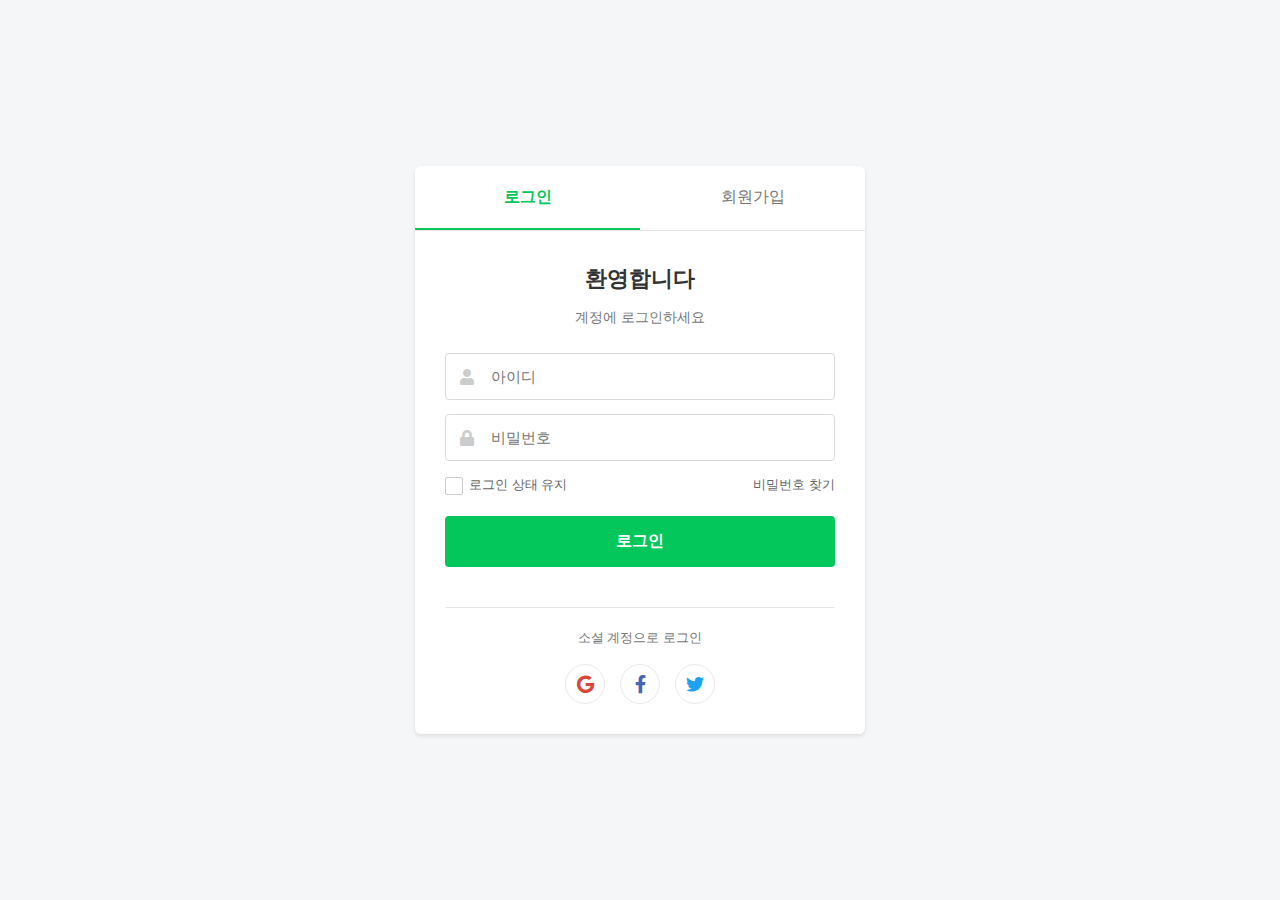
<file: webapp/index.html>
<!DOCTYPE html>
<html lang="ko">
<head>
    <meta charset="UTF-8">
    <meta name="viewport" content="width=device-width, initial-scale=1.0">
    <title>로그인</title>
    <link rel="stylesheet" href="css/common.css">
    <link rel="stylesheet" href="css/style.css">
    <link rel="stylesheet" href="https://cdnjs.cloudflare.com/ajax/libs/font-awesome/5.15.4/css/all.min.css">
</head>
<body>
    <div class="login-container">
        <div class="form-box">
            <div class="form-tabs">
                <div class="tab active" data-tab="login">로그인</div>
                <div class="tab" data-tab="register">회원가입</div>
            </div>
            
            <!-- 로그인 폼 -->
            <form class="form login-form active" id="login-form" action="login" method="post">
                <h2>환영합니다</h2>
                <p class="form-subtitle">계정에 로그인하세요</p>
                
                <div class="form-group">
                    <div class="input-icon">
                        <i class="fas fa-user"></i>
                        <input type="text" id="username" name="username" placeholder="아이디" required>
                    </div>
                </div>
                
                <div class="form-group">
                    <div class="input-icon">
                        <i class="fas fa-lock"></i>
                        <input type="password" id="password" name="password" placeholder="비밀번호" required>
                    </div>
                </div>
                
                <div class="form-options">
                    <label class="checkbox-container">
                        <input type="checkbox" id="remember" name="remember">
                        <span class="checkmark"></span>
                        로그인 상태 유지
                    </label>
                    <a href="#" class="forgot-password">비밀번호 찾기</a>
                </div>
                
                <button type="submit" class="form-button">로그인</button>
                
                <div class="social-login">
                    <p>소셜 계정으로 로그인</p>
                    <div class="social-icons">
                        <a href="#" class="social-icon"><i class="fab fa-google"></i></a>
                        <a href="#" class="social-icon"><i class="fab fa-facebook-f"></i></a>
                        <a href="#" class="social-icon"><i class="fab fa-twitter"></i></a>
                    </div>
                </div>
            </form>
            
            <!-- 회원가입 폼 -->
            <form class="form register-form" id="register-form" action="register" method="post">
                <h2>계정 만들기</h2>
                <p class="form-subtitle">몇 가지 정보만 입력하세요</p>
                
                <div class="form-group">
                    <div class="input-icon">
                        <i class="fas fa-envelope"></i>
                        <input type="email" id="email" name="email" placeholder="이메일" required>
                    </div>
                </div>
                
                <div class="form-group">
                    <div class="input-icon">
                        <i class="fas fa-user"></i>
                        <input type="text" id="reg-username" name="reg-username" placeholder="아이디" required>
                    </div>
                </div>
                
                <div class="form-group">
                    <div class="input-icon">
                        <i class="fas fa-lock"></i>
                        <input type="password" id="reg-password" name="reg-password" placeholder="비밀번호" required>
                    </div>
                </div>
                
                <div class="form-group">
                    <div class="input-icon">
                        <i class="fas fa-lock"></i>
                        <input type="password" id="confirm-password" name="confirm-password" placeholder="비밀번호 확인" required>
                    </div>
                </div>
                
                <div class="form-options">
                    <label class="checkbox-container">
                        <input type="checkbox" id="agree-terms" name="agree-terms" required>
                        <span class="checkmark"></span>
                        <span class="terms-text"><a href="#">이용약관</a> 및 <a href="#">개인정보처리방침</a>에 동의합니다</span>
                    </label>
                </div>
                
                <button type="submit" class="form-button">회원가입</button>
            </form>
        </div>
    </div>
    
    <script>
        document.addEventListener('DOMContentLoaded', function() {
            // 탭 전환 기능
            const tabs = document.querySelectorAll('.tab');
            const forms = document.querySelectorAll('.form');
            
            tabs.forEach(tab => {
                tab.addEventListener('click', function() {
                    const tabName = this.getAttribute('data-tab');
                    
                    // 탭 활성화
                    tabs.forEach(t => t.classList.remove('active'));
                    this.classList.add('active');
                    
                    // 폼 활성화
                    forms.forEach(form => {
                        form.classList.remove('active');
                        if (form.classList.contains(tabName + '-form')) {
                            form.classList.add('active');
                        }
                    });
                });
            });
            
            // URL 파라미터 가져오기
            const urlParams = new URLSearchParams(window.location.search);
            const errorParam = urlParams.get('error');
            const successParam = urlParams.get('success');
            const tabParam = urlParams.get('tab');
            
            // 에러 메시지 처리
            if (errorParam) {
                let errorMessage = '';
                
                if (errorParam === '1') {
                    errorMessage = '아이디 또는 비밀번호가 올바르지 않습니다.';
                } else if (errorParam === '2') {
                    errorMessage = '비밀번호가 일치하지 않습니다.';
                } else if (errorParam === '3') {
                    errorMessage = '이미 사용 중인 아이디입니다.';
                } else {
                    errorMessage = '오류가 발생했습니다. 다시 시도해 주세요.';
                }
                
                // 에러 메시지 표시
                const formId = tabParam === 'register' ? 'register-form' : 'login-form';
                const form = document.getElementById(formId);
                
                // 기존 에러 메시지 제거
                const existingError = form.querySelector('.error-message');
                if (existingError) {
                    existingError.remove();
                }
                
                const errorElement = document.createElement('div');
                errorElement.className = 'error-message';
                errorElement.textContent = errorMessage;
                errorElement.style.color = '#e74c3c';
                errorElement.style.marginTop = '10px';
                errorElement.style.textAlign = 'center';
                
                form.appendChild(errorElement);
            }
            
            // 성공 메시지 처리
            if (successParam === '1') {
                const loginForm = document.getElementById('login-form');
                
                // 기존 성공 메시지 제거
                const existingSuccess = loginForm.querySelector('.success-message');
                if (existingSuccess) {
                    existingSuccess.remove();
                }
                
                const successElement = document.createElement('div');
                successElement.className = 'success-message';
                successElement.textContent = '회원가입이 완료되었습니다. 로그인해 주세요.';
                successElement.style.color = '#03c75a';
                successElement.style.marginTop = '10px';
                successElement.style.textAlign = 'center';
                
                loginForm.appendChild(successElement);
            }
            
            // 탭 전환
            if (tabParam === 'register') {
                const registerTab = document.querySelector('.tab[data-tab="register"]');
                registerTab.click();
            }
            
            // 폼 유효성 검사
            const loginForm = document.getElementById('login-form');
            const registerForm = document.getElementById('register-form');
            
            if (loginForm) {
                loginForm.addEventListener('submit', function(e) {
                    const username = document.getElementById('username').value;
                    const password = document.getElementById('password').value;
                    
                    if (!username.trim()) {
                        e.preventDefault();
                        alert('아이디를 입력해주세요.');
                        return false;
                    }
                    
                    if (!password) {
                        e.preventDefault();
                        alert('비밀번호를 입력해주세요.');
                        return false;
                    }
                });
            }
            
            if (registerForm) {
                registerForm.addEventListener('submit', function(e) {
                    const email = document.getElementById('email').value;
                    const username = document.getElementById('reg-username').value;
                    const password = document.getElementById('reg-password').value;
                    const confirmPassword = document.getElementById('confirm-password').value;
                    const agreeTerms = document.getElementById('agree-terms').checked;
                    
                    if (!email || !validateEmail(email)) {
                        e.preventDefault();
                        alert('유효한 이메일 주소를 입력해주세요.');
                        return false;
                    }
                    
                    if (!username.trim()) {
                        e.preventDefault();
                        alert('아이디를 입력해주세요.');
                        return false;
                    }
                    
                    if (password.length < 6) {
                        e.preventDefault();
                        alert('비밀번호는 6자 이상이어야 합니다.');
                        return false;
                    }
                    
                    if (password !== confirmPassword) {
                        e.preventDefault();
                        alert('비밀번호가 일치하지 않습니다.');
                        return false;
                    }
                    
                    if (!agreeTerms) {
                        e.preventDefault();
                        alert('이용약관에 동의해주세요.');
                        return false;
                    }
                });
            }
            
            // 이메일 유효성 검사
            function validateEmail(email) {
                const re = /^[a-zA-Z0-9._%+-]+@[a-zA-Z0-9.-]+\.[a-zA-Z]{2,}$/;
                return re.test(email);
            }
        });
    </script>
</body>
</html>
</file>
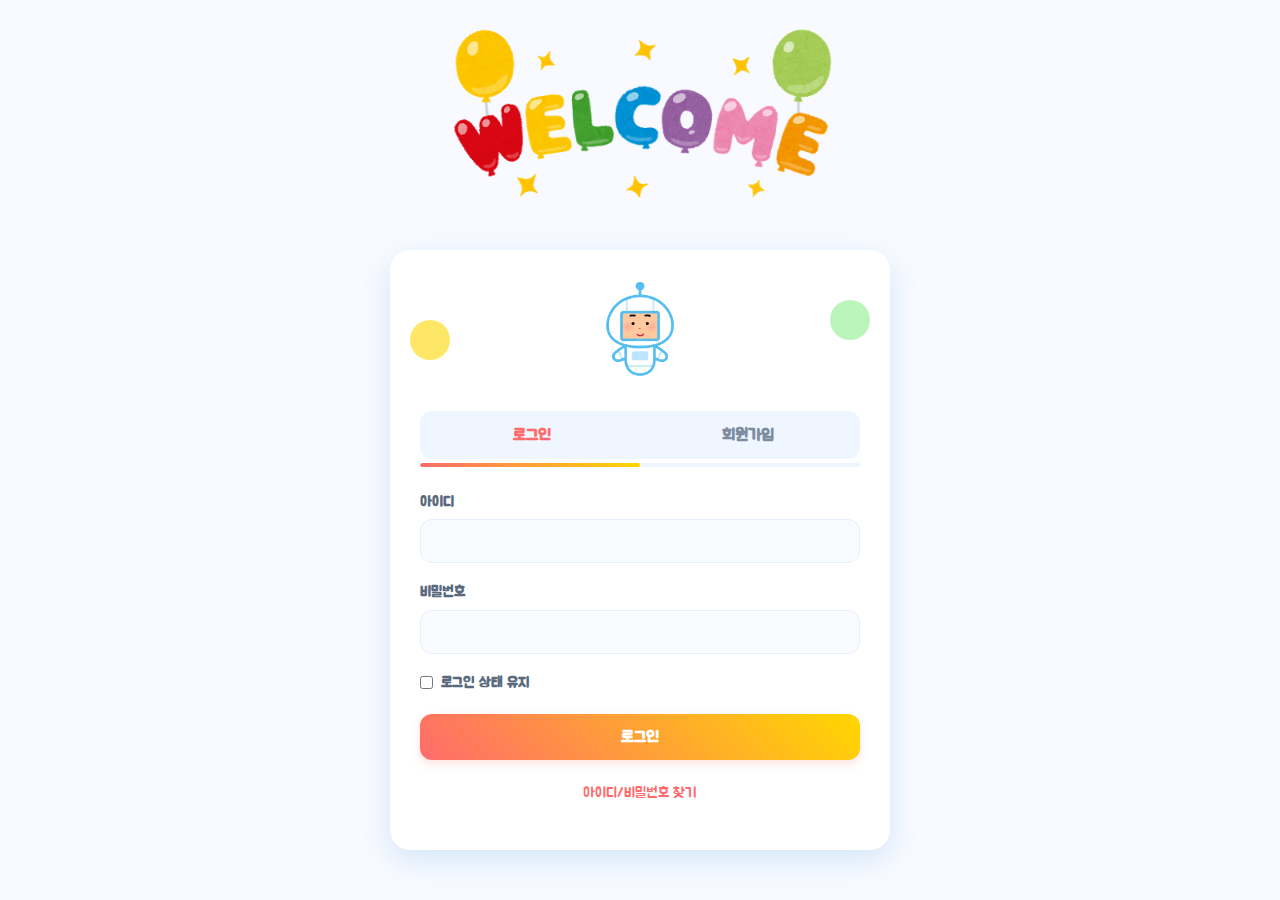
<file: mix-ver-2/webapps/ROOT/index.html>
<!DOCTYPE html>
<html lang="ko">
<head>
    <meta charset="UTF-8">
    <meta name="viewport" content="width=device-width, initial-scale=1.0">
    <title>로그인/회원가입</title>
    <link rel="stylesheet" href="css/styles.css">
    <link rel="stylesheet" href="https://fonts.googleapis.com/css2?family=Nunito:wght@400;500;600;700&display=swap">
    <link rel="stylesheet" href="https://fonts.googleapis.com/css2?family=Jua&display=swap">
</head>
<body>
    <div class="welcome-banner">
        <img src="img/welcome.png" alt="Welcome" class="welcome-img">
    </div>
    
    <div class="container">
        <div class="auth-card">
            <div class="logo">
                <img src="img/robot.png" alt="Robot Logo" class="robot-logo">
            </div>
            
            <div class="tabs">
                <div class="tab-header">
                    <button class="tab-btn active" data-tab="login">로그인</button>
                    <button class="tab-btn" data-tab="register">회원가입</button>
                </div>
                
                <div class="tab-slider">
                    <div class="tab-slider-indicator"></div>
                </div>
                
                <div class="tab-content active" id="login">
                    <form id="loginForm">
                        <div class="form-group">
                            <label for="login-username">아이디</label>
                            <div class="input-wrapper">
                                <input type="text" id="login-username" name="username" required>
                            </div>
                        </div>
                        
                        <div class="form-group">
                            <label for="login-password">비밀번호</label>
                            <div class="input-wrapper">
                                <input type="password" id="login-password" name="password" required>
                            </div>
                        </div>
                        
                        <div class="remember-me">
                            <label class="checkbox">
                                <input type="checkbox" id="stay-signed-in">
                                <span class="checkbox-text">로그인 상태 유지</span>
                            </label>
                        </div>
                        
                        <button type="submit" class="btn-submit">로그인</button>
                    </form>
                    
                    <div class="form-footer">
                        <a href="find-account.html" class="text-link">아이디/비밀번호 찾기</a>
                    </div>
                    
                    <div id="login-message" class="message"></div>
                </div>
                
                <div class="tab-content" id="register">
                    <form id="registerForm">
                        <div class="form-group">
                            <label for="register-email">Email</label>
                            <div class="input-wrapper">
                                <input type="email" id="register-email" name="email" required>
                            </div>
                        </div>
                        
                        <div class="form-group">
                            <label for="register-name">이름</label>
                            <div class="input-wrapper">
                                <input type="text" id="register-name" name="name" required>
                            </div>
                        </div>
                        
                        <div class="form-group">
                            <label for="register-username">아이디</label>
                            <div class="input-wrapper">
                                <input type="text" id="register-username" name="username" required>
                            </div>
                            <div id="username-check" class="input-hint"></div>
                        </div>
                        
                        <div class="form-group">
                            <label for="register-password">비밀번호 <span class="input-hint">(6자 이상)</span></label>
                            <div class="input-wrapper">
                                <input type="password" id="register-password" name="password" required>
                            </div>
                        </div>
                        
                        <div class="form-group">
                            <label for="register-birthdate">생년월일</label>
                            <div class="input-wrapper">
                                <input type="text" id="register-birthdate" name="birthdate"
                                       placeholder="YYYYMMDD" 
                                       pattern="[0-9]{8}" maxlength="8" required>
                            </div>
                        </div>
                        
                        <button type="submit" class="btn-submit">회원가입</button>
                    </form>
                    <div id="register-message" class="message"></div>
                </div>
            </div>
            
            <div class="balloon balloon-left"></div>
            <div class="balloon balloon-right"></div>
        </div>
    </div>
    <script src="js/script.js"></script>
</body>
</html>
</file>
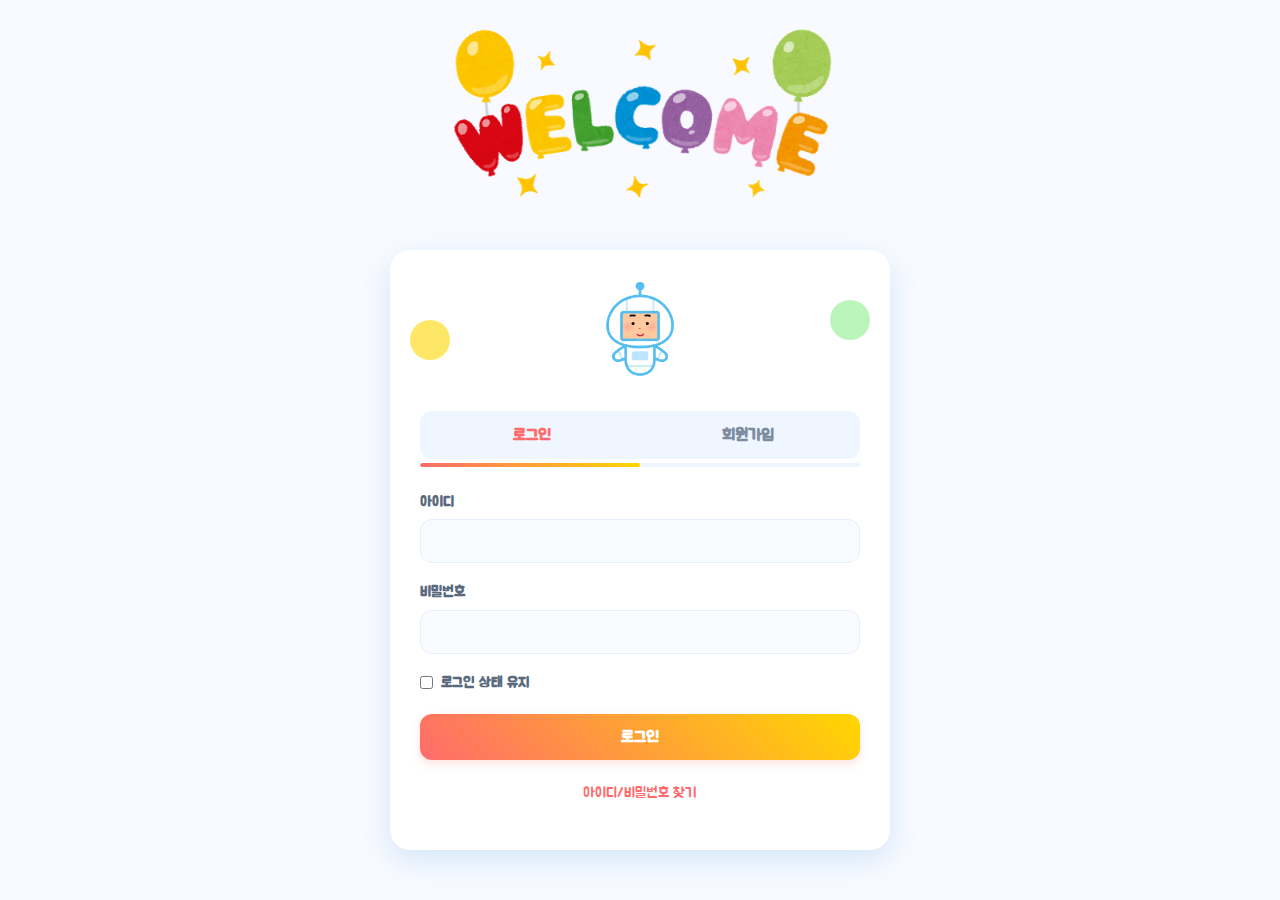
<file: changha-ver2/src/main/webapp/index.html>
<!DOCTYPE html>
<html lang="ko">
<head>
    <meta charset="UTF-8">
    <meta name="viewport" content="width=device-width, initial-scale=1.0">
    <title>로그인/회원가입</title>
    <link rel="stylesheet" href="css/styles.css">
    <link rel="stylesheet" href="https://fonts.googleapis.com/css2?family=Nunito:wght@400;500;600;700&display=swap">
    <link rel="stylesheet" href="https://fonts.googleapis.com/css2?family=Jua&display=swap">
</head>
<body>
    <!-- Welcome 배너 상단에 배치 -->
    <div class="welcome-banner">
        <img src="img/welcome.png" alt="Welcome" class="welcome-img">
    </div>
    
    <div class="container">
        <div class="auth-card">
            <div class="logo">
                <img src="img/robot.png" alt="Robot Logo" class="robot-logo">
            </div>
            
            <div class="tabs">
                <div class="tab-header">
                    <button class="tab-btn active" data-tab="login">로그인</button>
                    <button class="tab-btn" data-tab="register">회원가입</button>
                </div>
                
                <div class="tab-slider">
                    <div class="tab-slider-indicator"></div>
                </div>
                
                <!-- 로그인 폼 -->
                <div class="tab-content active" id="login">
                    <form id="loginForm">
                        <div class="form-group">
                            <label for="login-username">아이디</label>
                            <div class="input-wrapper">
                                <input type="text" id="login-username" required>
                            </div>
                        </div>
                        
                        <div class="form-group">
                            <label for="login-password">비밀번호</label>
                            <div class="input-wrapper">
                                <input type="password" id="login-password" required>
                            </div>
                        </div>
                        
                        <div class="remember-me">
                            <label class="checkbox">
                                <input type="checkbox" id="stay-signed-in">
                                <span class="checkbox-text">로그인 상태 유지</span>
                            </label>
                        </div>
                        
                        <button type="submit" class="btn-submit">로그인</button>
                    </form>
                    
                    <div class="form-footer">
                        <a href="find-account.html" class="text-link">아이디/비밀번호 찾기</a>
                    </div>
                    
                    <div id="login-message" class="message"></div>
                </div>
                
                <!-- 회원가입 폼 -->
                <div class="tab-content" id="register">
                    <form id="registerForm">
                        <div class="form-group">
                            <label for="register-email">Email</label>
                            <div class="input-wrapper">
                                <input type="email" id="register-email" required>
                            </div>
                        </div>
                        
                        <div class="form-group">
                            <label for="register-name">이름</label>
                            <div class="input-wrapper">
                                <input type="text" id="register-name" required>
                            </div>
                        </div>
                        
                        <div class="form-group">
                            <label for="register-username">아이디</label>
                            <div class="input-wrapper">
                                <input type="text" id="register-username" required>
                            </div>
                            <div id="username-check" class="input-hint"></div>
                        </div>
                        
                        <div class="form-group">
                            <label for="register-password">비밀번호 <span class="input-hint">(6자 이상)</span></label>
                            <div class="input-wrapper">
                                <input type="password" id="register-password" required>
                            </div>
                        </div>
                        
                        <div class="form-group">
                            <label for="register-birthdate">생년월일</label>
                            <div class="input-wrapper">
                                <input type="text" id="register-birthdate" 
                                       placeholder="YYYYMMDD" 
                                       pattern="[0-9]{8}" maxlength="8" required>
                            </div>
                        </div>
                        
                        <button type="submit" class="btn-submit">회원가입</button>
                    </form>
                    <div id="register-message" class="message"></div>
                </div>
            </div>
            
            <div class="balloon balloon-left"></div>
            <div class="balloon balloon-right"></div>
        </div>
    </div>
    <script src="js/script.js"></script>
</body>
</html>
</file>
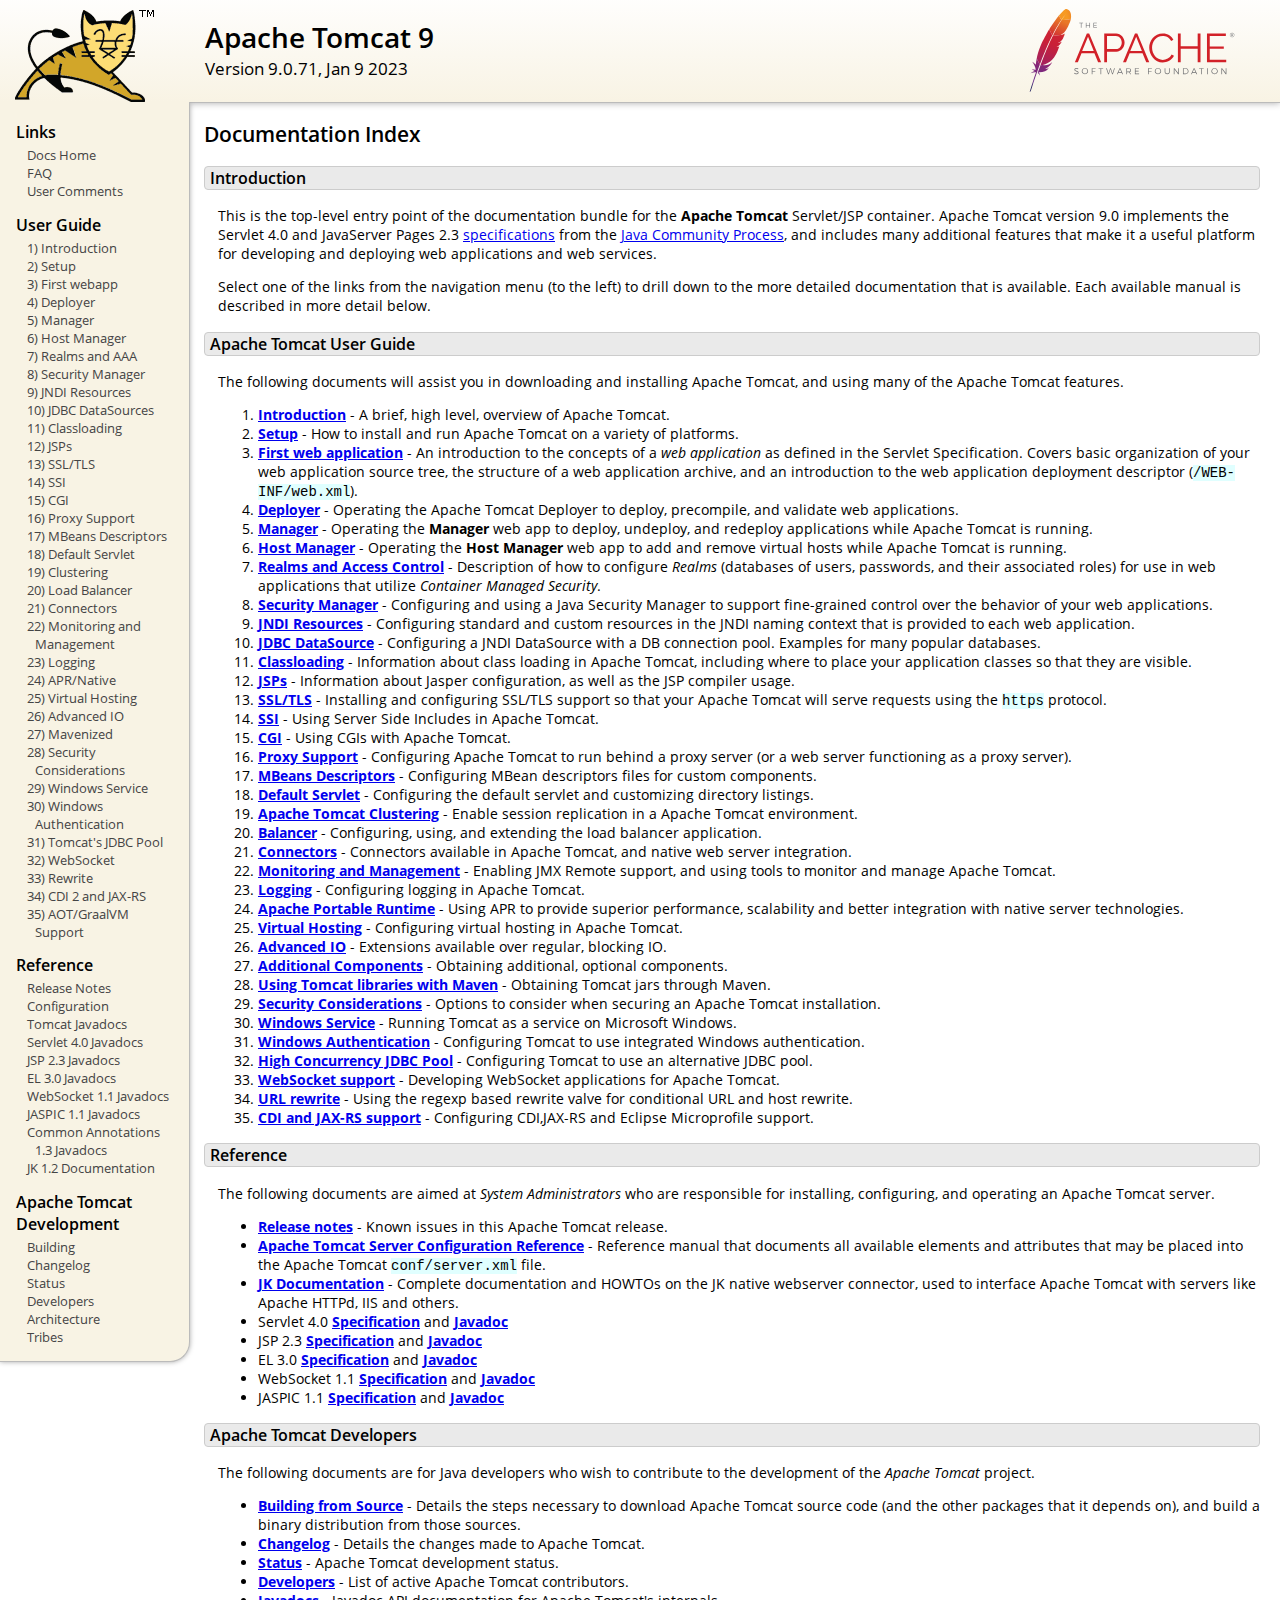
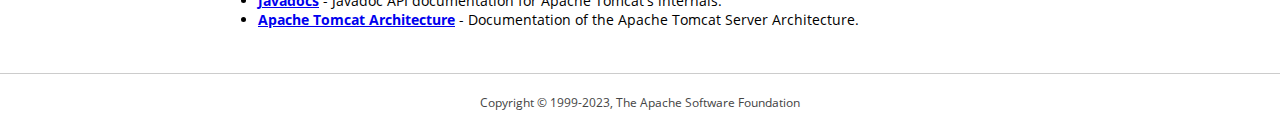
<file: jaewon-ver1/tomcat/webapps/docs/index.html>
<!DOCTYPE html SYSTEM "about:legacy-compat">
<html lang="en"><head><META http-equiv="Content-Type" content="text/html; charset=UTF-8"><link href="./images/docs-stylesheet.css" rel="stylesheet" type="text/css"><title>Apache Tomcat 9 (9.0.71) - Documentation Index</title><meta name="author" content="Craig R. McClanahan"><meta name="author" content="Remy Maucherat"><meta name="author" content="Yoav Shapira"></head><body><div id="wrapper"><header><div id="header"><div><div><div class="logo noPrint"><a href="https://tomcat.apache.org/"><img alt="Tomcat Home" src="./images/tomcat.png"></a></div><div style="height: 1px;"></div><div class="asfLogo noPrint"><a href="https://www.apache.org/" target="_blank"><img src="./images/asf-logo.svg" alt="The Apache Software Foundation" style="width: 266px; height: 83px;"></a></div><h1>Apache Tomcat 9</h1><div class="versionInfo">
            Version 9.0.71,
            <time datetime="2023-01-09">Jan 9 2023</time></div><div style="height: 1px;"></div><div style="clear: left;"></div></div></div></div></header><div id="middle"><div><div id="mainLeft" class="noprint"><div><nav><div><h2>Links</h2><ul><li><a href="index.html">Docs Home</a></li><li><a href="https://cwiki.apache.org/confluence/display/TOMCAT/FAQ">FAQ</a></li><li><a href="#comments_section">User Comments</a></li></ul></div><div><h2>User Guide</h2><ul><li><a href="introduction.html">1) Introduction</a></li><li><a href="setup.html">2) Setup</a></li><li><a href="appdev/index.html">3) First webapp</a></li><li><a href="deployer-howto.html">4) Deployer</a></li><li><a href="manager-howto.html">5) Manager</a></li><li><a href="host-manager-howto.html">6) Host Manager</a></li><li><a href="realm-howto.html">7) Realms and AAA</a></li><li><a href="security-manager-howto.html">8) Security Manager</a></li><li><a href="jndi-resources-howto.html">9) JNDI Resources</a></li><li><a href="jndi-datasource-examples-howto.html">10) JDBC DataSources</a></li><li><a href="class-loader-howto.html">11) Classloading</a></li><li><a href="jasper-howto.html">12) JSPs</a></li><li><a href="ssl-howto.html">13) SSL/TLS</a></li><li><a href="ssi-howto.html">14) SSI</a></li><li><a href="cgi-howto.html">15) CGI</a></li><li><a href="proxy-howto.html">16) Proxy Support</a></li><li><a href="mbeans-descriptors-howto.html">17) MBeans Descriptors</a></li><li><a href="default-servlet.html">18) Default Servlet</a></li><li><a href="cluster-howto.html">19) Clustering</a></li><li><a href="balancer-howto.html">20) Load Balancer</a></li><li><a href="connectors.html">21) Connectors</a></li><li><a href="monitoring.html">22) Monitoring and Management</a></li><li><a href="logging.html">23) Logging</a></li><li><a href="apr.html">24) APR/Native</a></li><li><a href="virtual-hosting-howto.html">25) Virtual Hosting</a></li><li><a href="aio.html">26) Advanced IO</a></li><li><a href="maven-jars.html">27) Mavenized</a></li><li><a href="security-howto.html">28) Security Considerations</a></li><li><a href="windows-service-howto.html">29) Windows Service</a></li><li><a href="windows-auth-howto.html">30) Windows Authentication</a></li><li><a href="jdbc-pool.html">31) Tomcat's JDBC Pool</a></li><li><a href="web-socket-howto.html">32) WebSocket</a></li><li><a href="rewrite.html">33) Rewrite</a></li><li><a href="cdi.html">34) CDI 2 and JAX-RS</a></li><li><a href="graal.html">35) AOT/GraalVM Support</a></li></ul></div><div><h2>Reference</h2><ul><li><a href="RELEASE-NOTES.txt">Release Notes</a></li><li><a href="config/index.html">Configuration</a></li><li><a href="api/index.html">Tomcat Javadocs</a></li><li><a href="servletapi/index.html">Servlet 4.0 Javadocs</a></li><li><a href="jspapi/index.html">JSP 2.3 Javadocs</a></li><li><a href="elapi/index.html">EL 3.0 Javadocs</a></li><li><a href="websocketapi/index.html">WebSocket 1.1 Javadocs</a></li><li><a href="jaspicapi/index.html">JASPIC 1.1 Javadocs</a></li><li><a href="annotationapi/index.html">Common Annotations 1.3 Javadocs</a></li><li><a href="https://tomcat.apache.org/connectors-doc/">JK 1.2 Documentation</a></li></ul></div><div><h2>Apache Tomcat Development</h2><ul><li><a href="building.html">Building</a></li><li><a href="changelog.html">Changelog</a></li><li><a href="https://cwiki.apache.org/confluence/display/TOMCAT/Tomcat+Versions">Status</a></li><li><a href="developers.html">Developers</a></li><li><a href="architecture/index.html">Architecture</a></li><li><a href="tribes/introduction.html">Tribes</a></li></ul></div></nav></div></div><div id="mainRight"><div id="content"><h2>Documentation Index</h2><h3 id="Introduction">Introduction</h3><div class="text">

<p>This is the top-level entry point of the documentation bundle for the
<strong>Apache Tomcat</strong> Servlet/JSP container.  Apache Tomcat version
9.0 implements the Servlet 4.0 and JavaServer Pages 2.3
<a href="https://cwiki.apache.org/confluence/display/TOMCAT/Specifications">specifications</a> from the
<a href="https://www.jcp.org">Java Community Process</a>, and includes many
additional features that make it a useful platform for developing and deploying
web applications and web services.</p>

<p>Select one of the links from the navigation menu (to the left) to drill
down to the more detailed documentation that is available.  Each available
manual is described in more detail below.</p>

</div><h3 id="Apache_Tomcat_User_Guide">Apache Tomcat User Guide</h3><div class="text">

<p>The following documents will assist you in downloading and installing
Apache Tomcat, and using many of the Apache Tomcat features.</p>

<ol>
<li><a href="introduction.html"><strong>Introduction</strong></a> - A
    brief, high level, overview of Apache Tomcat.</li>
<li><a href="setup.html"><strong>Setup</strong></a> - How to install and run
    Apache Tomcat on a variety of platforms.</li>
<li><a href="appdev/index.html"><strong>First web application</strong></a>
    - An introduction to the concepts of a <em>web application</em> as defined
    in the Servlet Specification.  Covers basic organization of your web application
    source tree, the structure of a web application archive, and an
    introduction to the web application deployment descriptor
    (<code>/WEB-INF/web.xml</code>).</li>
<li><a href="deployer-howto.html"><strong>Deployer</strong></a> -
    Operating the Apache Tomcat Deployer to deploy, precompile, and validate web
    applications.</li>
<li><a href="manager-howto.html"><strong>Manager</strong></a> -
    Operating the <strong>Manager</strong> web app to deploy, undeploy, and
    redeploy applications while Apache Tomcat is running.</li>
<li><a href="host-manager-howto.html"><strong>Host Manager</strong></a> -
    Operating the <strong>Host Manager</strong> web app to add and remove
    virtual hosts while Apache Tomcat is running.</li>
<li><a href="realm-howto.html"><strong>Realms and Access Control</strong></a>
    - Description of how to configure <em>Realms</em> (databases of users,
    passwords, and their associated roles) for use in web applications that
    utilize <em>Container Managed Security</em>.</li>
<li><a href="security-manager-howto.html"><strong>Security Manager</strong></a>
    - Configuring and using a Java Security Manager to
    support fine-grained control over the behavior of your web applications.
    </li>
<li><a href="jndi-resources-howto.html"><strong>JNDI Resources</strong></a>
    - Configuring standard and custom resources in the JNDI naming context
    that is provided to each web application.</li>
<li><a href="jndi-datasource-examples-howto.html">
    <strong>JDBC DataSource</strong></a>
    - Configuring a JNDI DataSource with a DB connection pool.
    Examples for many popular databases.</li>
<li><a href="class-loader-howto.html"><strong>Classloading</strong></a>
    - Information about class loading in Apache Tomcat, including where to place
    your application classes so that they are visible.</li>
<li><a href="jasper-howto.html"><strong>JSPs</strong></a>
    - Information about Jasper configuration, as well as the JSP compiler
    usage.</li>
<li><a href="ssl-howto.html"><strong>SSL/TLS</strong></a> -
    Installing and configuring SSL/TLS support so that your Apache Tomcat will
    serve requests using the <code>https</code> protocol.</li>
<li><a href="ssi-howto.html"><strong>SSI</strong></a> -
    Using Server Side Includes in Apache Tomcat.</li>
<li><a href="cgi-howto.html"><strong>CGI</strong></a> -
    Using CGIs with Apache Tomcat.</li>
<li><a href="proxy-howto.html"><strong>Proxy Support</strong></a> -
    Configuring Apache Tomcat to run behind a proxy server (or a web server
    functioning as a proxy server).</li>
<li><a href="mbeans-descriptors-howto.html"><strong>MBeans Descriptors</strong></a> -
    Configuring MBean descriptors files for custom components.</li>
<li><a href="default-servlet.html"><strong>Default Servlet</strong></a> -
    Configuring the default servlet and customizing directory listings.</li>
<li><a href="cluster-howto.html"><strong>Apache Tomcat Clustering</strong></a> -
    Enable session replication in a Apache Tomcat environment.</li>
<li><a href="balancer-howto.html"><strong>Balancer</strong></a> -
    Configuring, using, and extending the load balancer application.</li>
<li><a href="connectors.html"><strong>Connectors</strong></a> -
    Connectors available in Apache Tomcat, and native web server integration.</li>
<li><a href="monitoring.html"><strong>Monitoring and Management</strong></a> -
    Enabling JMX Remote support, and using tools to monitor and manage Apache Tomcat.</li>
<li><a href="logging.html"><strong>Logging</strong></a> -
    Configuring logging in Apache Tomcat.</li>
<li><a href="apr.html"><strong>Apache Portable Runtime</strong></a> -
    Using APR to provide superior performance, scalability and better
    integration with native server technologies.</li>
<li><a href="virtual-hosting-howto.html"><strong>Virtual Hosting</strong></a> -
    Configuring virtual hosting in Apache Tomcat.</li>
<li><a href="aio.html"><strong>Advanced IO</strong></a> -
    Extensions available over regular, blocking IO.</li>
<li><a href="extras.html"><strong>Additional Components</strong></a> -
    Obtaining additional, optional components.</li>
<li><a href="maven-jars.html"><strong>Using Tomcat libraries with Maven</strong></a> -
    Obtaining Tomcat jars through Maven.</li>
<li><a href="security-howto.html"><strong>Security Considerations</strong></a> -
    Options to consider when securing an Apache Tomcat installation.</li>
<li><a href="windows-service-howto.html"><strong>Windows Service</strong></a> -
    Running Tomcat as a service on Microsoft Windows.</li>
<li><a href="windows-auth-howto.html"><strong>Windows Authentication</strong></a> -
    Configuring Tomcat to use integrated Windows authentication.</li>
<li><a href="jdbc-pool.html"><strong>High Concurrency JDBC Pool</strong></a> -
    Configuring Tomcat to use an alternative JDBC pool.</li>
<li><a href="web-socket-howto.html"><strong>WebSocket support</strong></a> -
    Developing WebSocket applications for Apache Tomcat.</li>
<li><a href="rewrite.html"><strong>URL rewrite</strong></a> -
    Using the regexp based rewrite valve for conditional URL and host rewrite.</li>
<li><a href="cdi.html"><strong>CDI and JAX-RS support</strong></a> -
    Configuring CDI,JAX-RS and Eclipse Microprofile support.</li>
</ol>

</div><h3 id="Reference">Reference</h3><div class="text">

<p>The following documents are aimed at <em>System Administrators</em> who
are responsible for installing, configuring, and operating an Apache Tomcat server.
</p>
<ul>
<li><a href="RELEASE-NOTES.txt"><strong>Release notes</strong></a>
    - Known issues in this Apache Tomcat release.
    </li>
<li><a href="config/index.html"><strong>Apache Tomcat Server Configuration Reference</strong></a>
    - Reference manual that documents all available elements and attributes
      that may be placed into the Apache Tomcat <code>conf/server.xml</code> file.
    </li>
<li><a href="https://tomcat.apache.org/connectors-doc/index.html"><strong>JK Documentation</strong></a>
    - Complete documentation and HOWTOs on the JK native webserver connector,
      used to interface Apache Tomcat with servers like Apache HTTPd, IIS
      and others.</li>
<li>Servlet 4.0
    <a href="https://jcp.org/aboutJava/communityprocess/final/jsr369/index.html">
    <strong>Specification</strong></a> and
    <a href="https://javaee.github.io/javaee-spec/javadocs/javax/servlet/package-summary.html">
    <strong>Javadoc</strong></a>
    </li>
<li>JSP 2.3
    <a href="https://jcp.org/aboutJava/communityprocess/mrel/jsr245/index2.html">
    <strong>Specification</strong></a> and
    <a href="http://docs.oracle.com/javaee/7/api/javax/servlet/jsp/package-summary.html">
    <strong>Javadoc</strong></a>
    </li>
<li>EL 3.0
    <a href="https://jcp.org/aboutJava/communityprocess/final/jsr341/index.html">
    <strong>Specification</strong></a> and
    <a href="http://docs.oracle.com/javaee/7/api/javax/el/package-summary.html">
    <strong>Javadoc</strong></a>
    </li>
<li>WebSocket 1.1
    <a href="https://jcp.org/aboutJava/communityprocess/mrel/jsr356/index.html">
    <strong>Specification</strong></a> and
    <a href="http://docs.oracle.com/javaee/7/api/javax/websocket/package-summary.html">
    <strong>Javadoc</strong></a>
    </li>
<li>JASPIC 1.1
    <a href="https://jcp.org/aboutJava/communityprocess/mrel/jsr196/index.html">
    <strong>Specification</strong></a> and
    <a href="http://docs.oracle.com/javaee/7/api/javax/security/auth/message/package-summary.html">
    <strong>Javadoc</strong></a>
    </li>
</ul>

</div><h3 id="Apache_Tomcat_Developers">Apache Tomcat Developers</h3><div class="text">

<p>The following documents are for Java developers who wish to contribute to
the development of the <em>Apache Tomcat</em> project.</p>
<ul>
<li><a href="building.html"><strong>Building from Source</strong></a> -
    Details the steps necessary to download Apache Tomcat source code (and the
    other packages that it depends on), and build a binary distribution from
    those sources.
    </li>
<li><a href="changelog.html"><strong>Changelog</strong></a> - Details the
    changes made to Apache Tomcat.
    </li>
<li><a href="https://wiki.apache.org/tomcat/TomcatVersions"><strong>Status</strong></a> -
    Apache Tomcat development status.
    </li>
<li><a href="developers.html"><strong>Developers</strong></a> - List of active
    Apache Tomcat contributors.
    </li>
<li><a href="api/index.html"><strong>Javadocs</strong></a>
    - Javadoc API documentation for Apache Tomcat's internals.</li>
<li><a href="architecture/index.html"><strong>Apache Tomcat Architecture</strong></a>
    - Documentation of the Apache Tomcat Server Architecture.</li>
</ul>

</div></div></div></div></div><footer><div id="footer">
    Copyright &copy; 1999-2023, The Apache Software Foundation
    </div></footer></div></body></html>
</file>
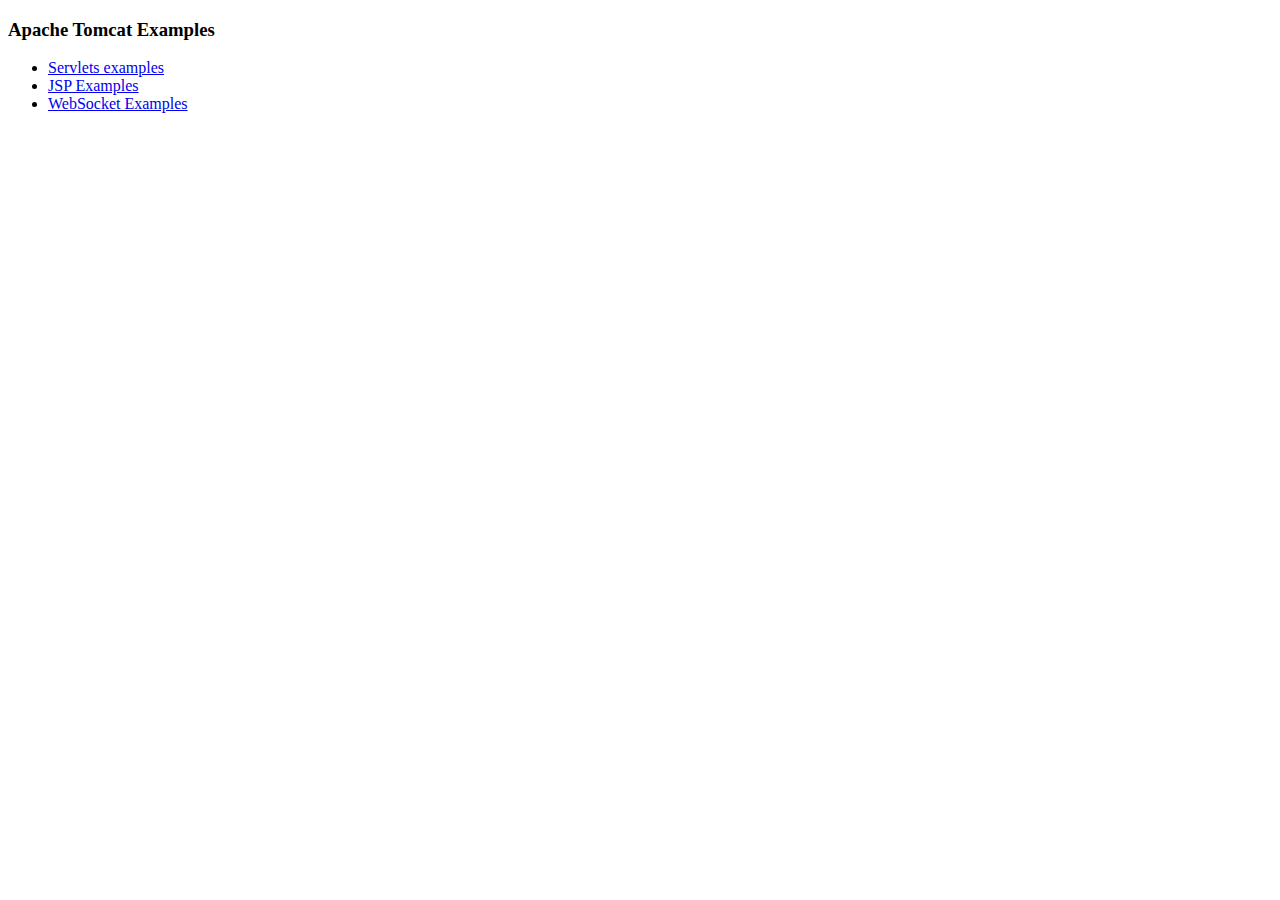
<file: jaewon-ver1/tomcat/webapps/examples/index.html>
<!--
  Licensed to the Apache Software Foundation (ASF) under one or more
  contributor license agreements.  See the NOTICE file distributed with
  this work for additional information regarding copyright ownership.
  The ASF licenses this file to You under the Apache License, Version 2.0
  (the "License"); you may not use this file except in compliance with
  the License.  You may obtain a copy of the License at

      http://www.apache.org/licenses/LICENSE-2.0

  Unless required by applicable law or agreed to in writing, software
  distributed under the License is distributed on an "AS IS" BASIS,
  WITHOUT WARRANTIES OR CONDITIONS OF ANY KIND, either express or implied.
  See the License for the specific language governing permissions and
  limitations under the License.
-->
<!DOCTYPE HTML><html lang="en"><head>
<meta charset="UTF-8">
<title>Apache Tomcat Examples</title>
</head>
<body>
<p>
<h3>Apache Tomcat Examples</H3>
<p></p>
<ul>
<li><a href="servlets">Servlets examples</a></li>
<li><a href="jsp">JSP Examples</a></li>
<li><a href="websocket/index.xhtml">WebSocket Examples</a></li>
</ul>
</body></html>
</file>
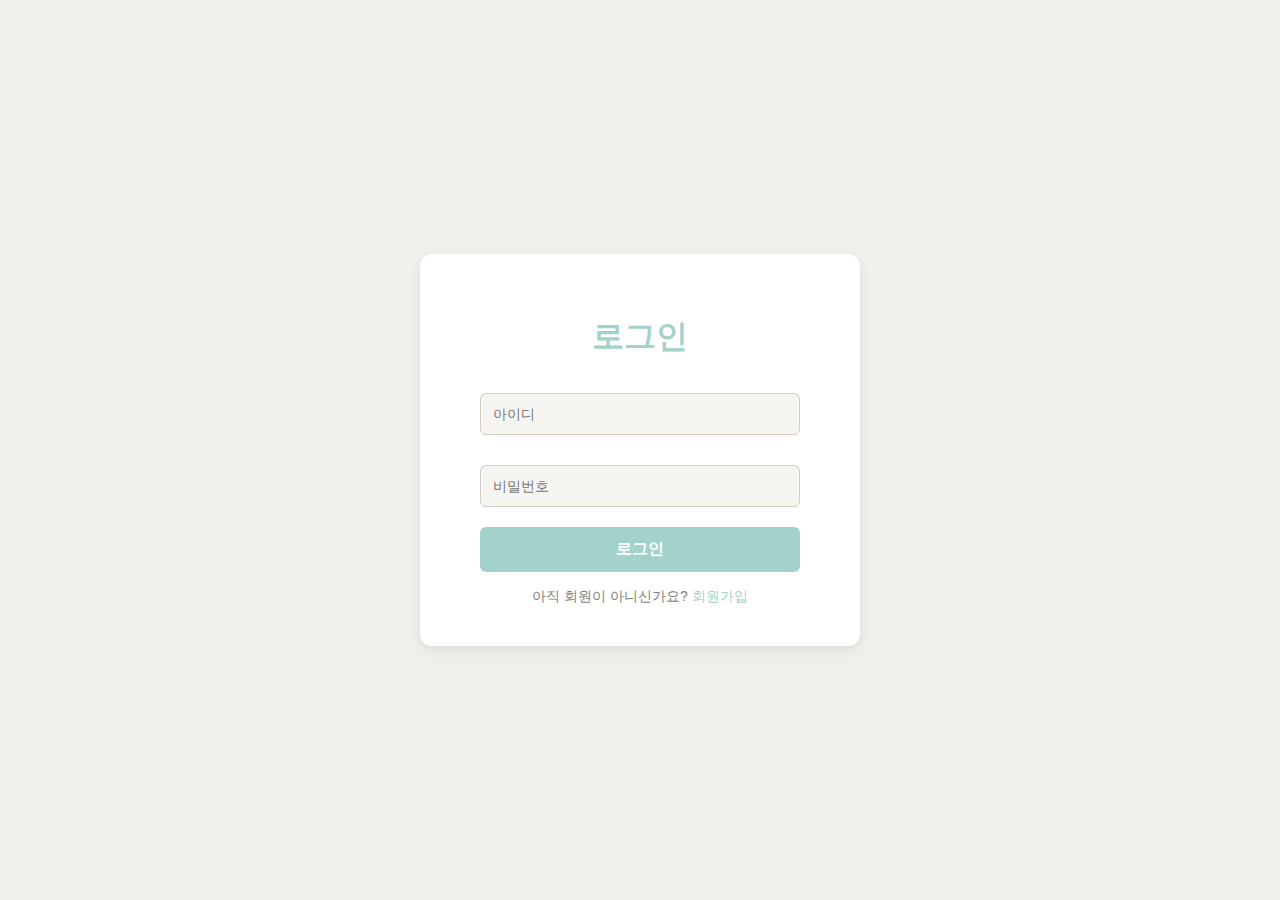
<file: jaewon-ver1/tomcat/webapps/ROOT/index.html>
<!DOCTYPE html>
<html lang="ko">
<head>
  <meta charset="UTF-8" />
  <meta name="viewport" content="width=device-width, initial-scale=1" />
  <title>로그인</title>
  <link rel="stylesheet" href="css/login.css" />
</head>
<body>
  <div class="login-container">
    <h1>로그인</h1>
    <form action="/login" method="POST">
      <input type="text" name="username" placeholder="아이디" required />
      <input type="password" name="password" placeholder="비밀번호" required />
      <button type="submit">로그인</button>
    </form>
    <div class="signup-link">
      아직 회원이 아니신가요? <a href="/signup">회원가입</a>
    </div>
  </div>
<script>
  const urlParams = new URLSearchParams(window.location.search);
  if (urlParams.get('error') === '1') {
    alert("아이디 또는 비밀번호가 올바르지 않습니다.");
    // URL에서 쿼리 파라미터 제거 (페이지 리로드 없이)
    const urlWithoutQuery = window.location.origin + window.location.pathname;
    window.history.replaceState({}, document.title, urlWithoutQuery);
  }
</script></body>
</html>
</file>
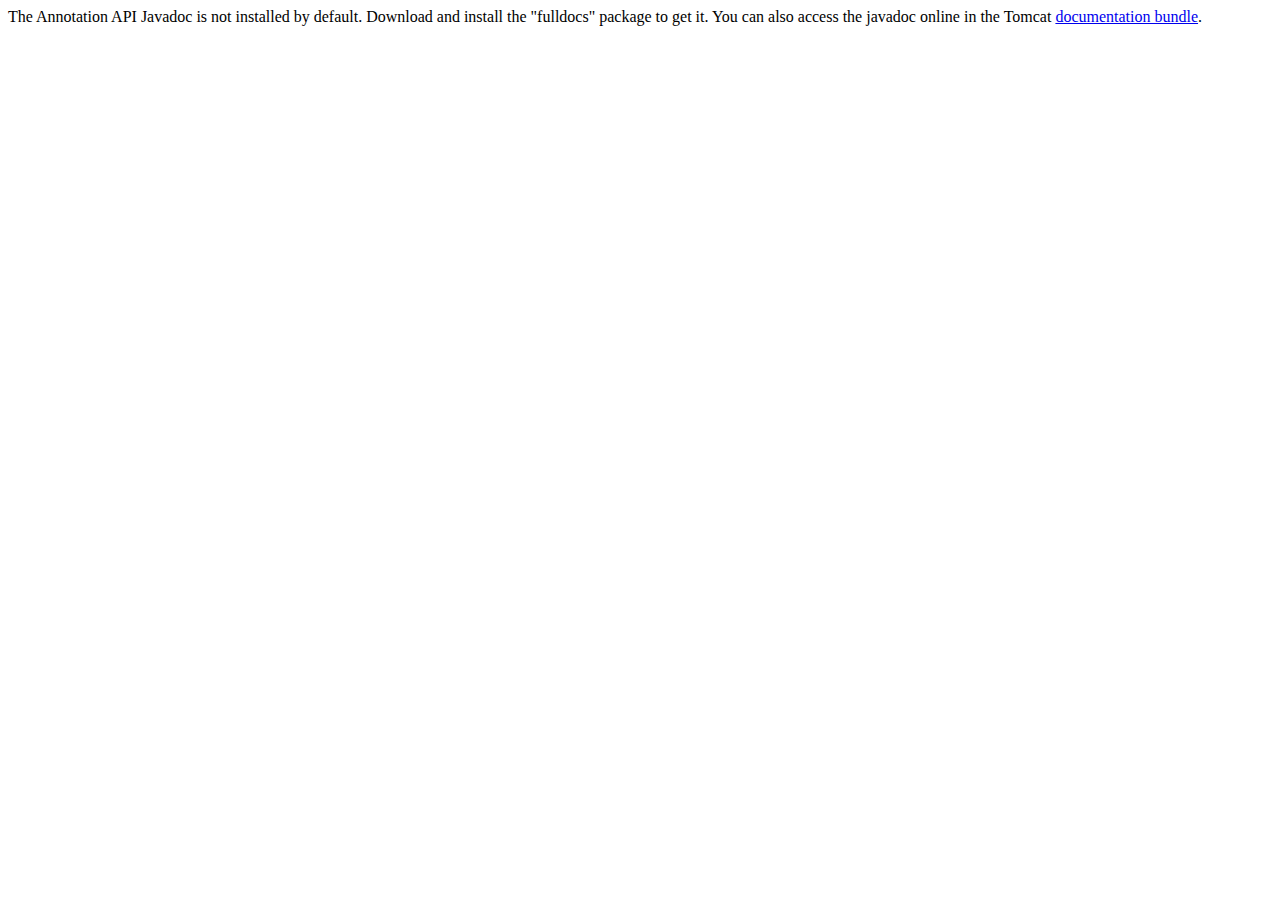
<file: jaewon-ver1/tomcat/webapps/docs/annotationapi/index.html>
<!--
  Licensed to the Apache Software Foundation (ASF) under one or more
  contributor license agreements.  See the NOTICE file distributed with
  this work for additional information regarding copyright ownership.
  The ASF licenses this file to You under the Apache License, Version 2.0
  (the "License"); you may not use this file except in compliance with
  the License.  You may obtain a copy of the License at

      http://www.apache.org/licenses/LICENSE-2.0

  Unless required by applicable law or agreed to in writing, software
  distributed under the License is distributed on an "AS IS" BASIS,
  WITHOUT WARRANTIES OR CONDITIONS OF ANY KIND, either express or implied.
  See the License for the specific language governing permissions and
  limitations under the License.
-->
<!DOCTYPE html>
<html>
<head>
    <meta charset="UTF-8" />
    <title>API docs</title>
</head>

<body>

The Annotation API Javadoc is not installed by default. Download and install
the "fulldocs" package to get it.

You can also access the javadoc online in the Tomcat
<a href="https://tomcat.apache.org/tomcat-9.0-doc/">
    documentation bundle</a>.

</body>
</html>
</file>
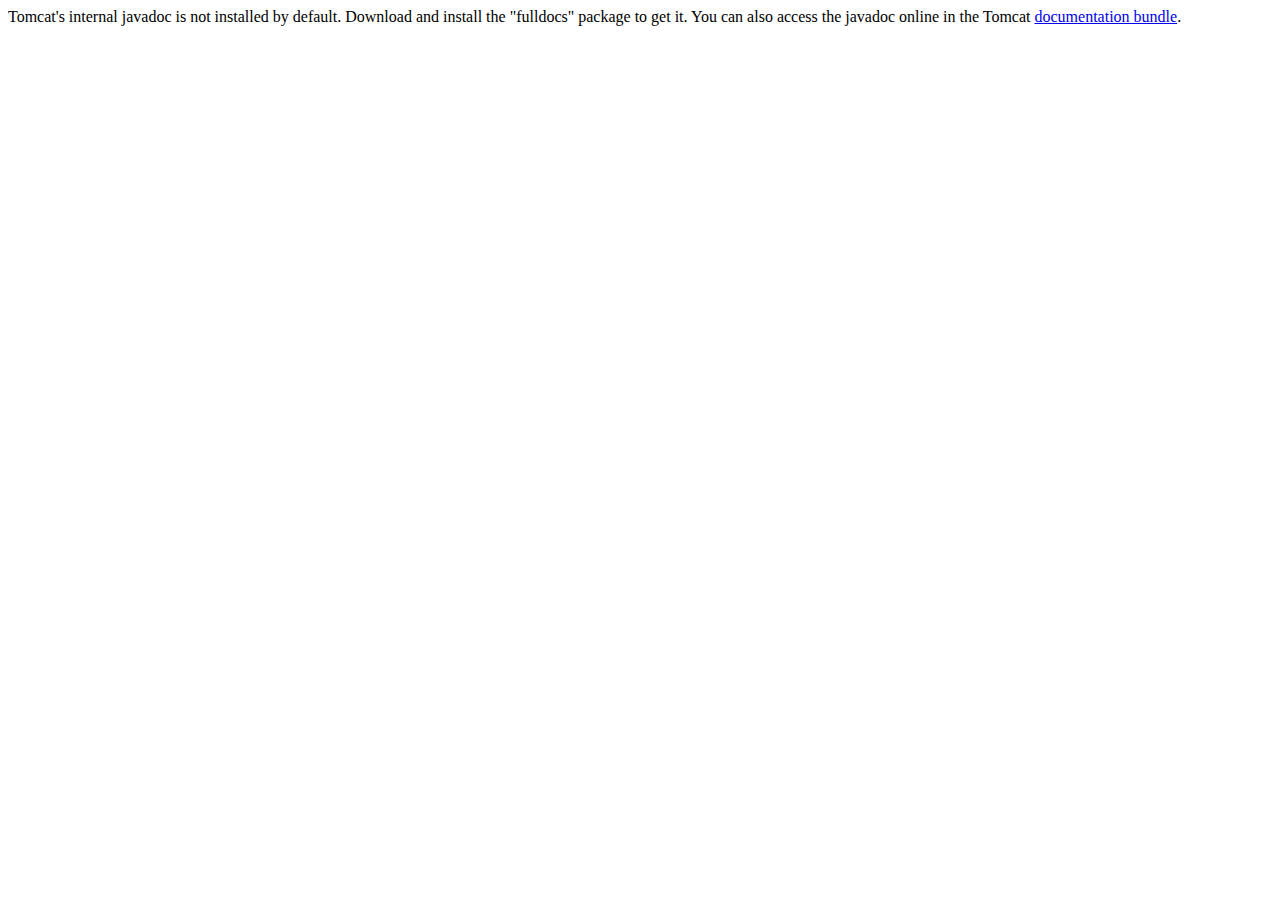
<file: jaewon-ver1/tomcat/webapps/docs/api/index.html>
<!--
  Licensed to the Apache Software Foundation (ASF) under one or more
  contributor license agreements.  See the NOTICE file distributed with
  this work for additional information regarding copyright ownership.
  The ASF licenses this file to You under the Apache License, Version 2.0
  (the "License"); you may not use this file except in compliance with
  the License.  You may obtain a copy of the License at

      http://www.apache.org/licenses/LICENSE-2.0

  Unless required by applicable law or agreed to in writing, software
  distributed under the License is distributed on an "AS IS" BASIS,
  WITHOUT WARRANTIES OR CONDITIONS OF ANY KIND, either express or implied.
  See the License for the specific language governing permissions and
  limitations under the License.
-->
<!DOCTYPE html>
<html>
    <head>
    <meta charset="UTF-8" />
    <title>API docs</title>
</head>

<body>

Tomcat's internal javadoc is not installed by default. Download and install
the "fulldocs" package to get it.

You can also access the javadoc online in the Tomcat
<a href="https://tomcat.apache.org/tomcat-9.0-doc/">
documentation bundle</a>.

</body>
</html>
</file>
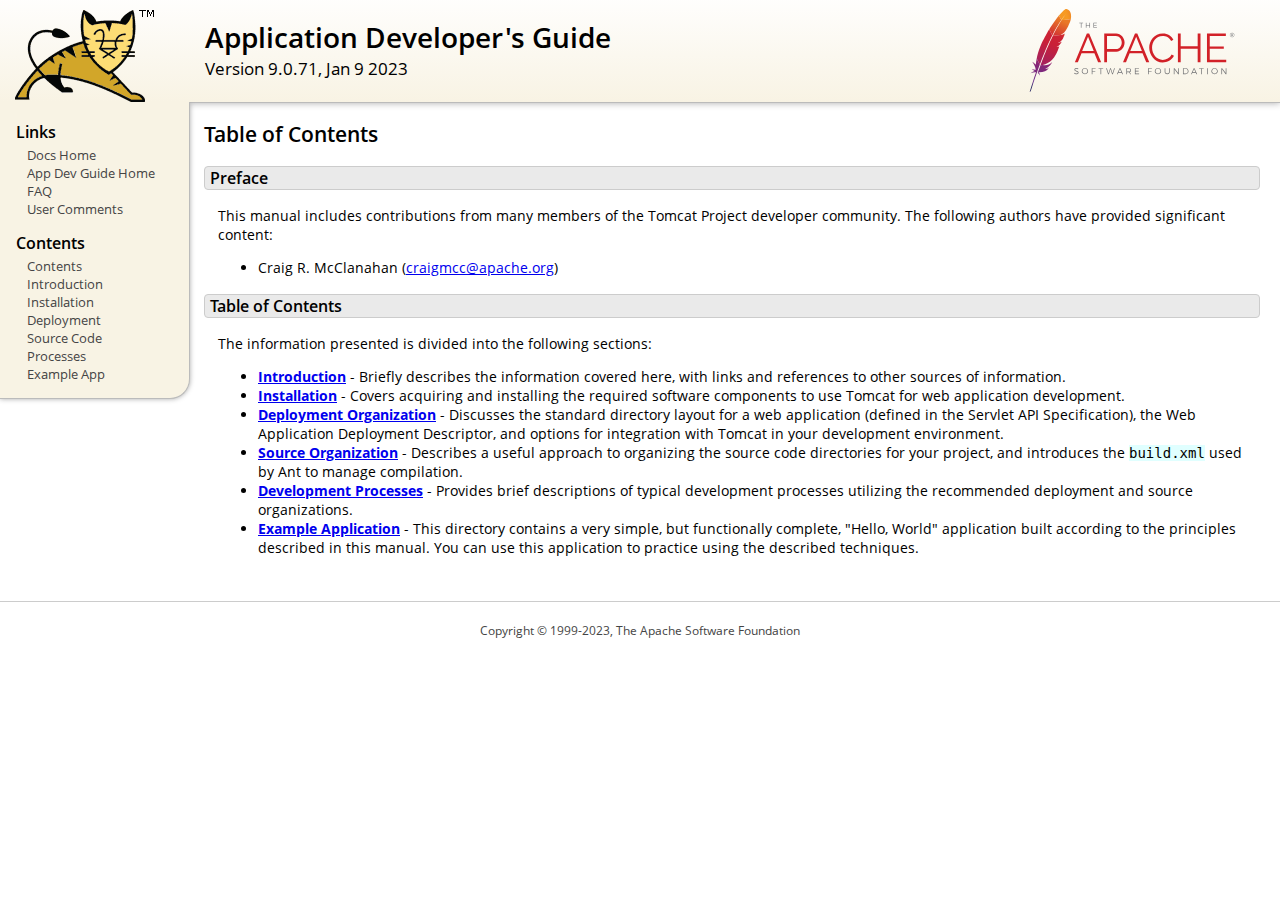
<file: jaewon-ver1/tomcat/webapps/docs/appdev/index.html>
<!DOCTYPE html SYSTEM "about:legacy-compat">
<html lang="en"><head><META http-equiv="Content-Type" content="text/html; charset=UTF-8"><link href="../images/docs-stylesheet.css" rel="stylesheet" type="text/css"><title>Application Developer's Guide (9.0.71) - Table of Contents</title><meta name="author" content="Craig R. McClanahan"></head><body><div id="wrapper"><header><div id="header"><div><div><div class="logo noPrint"><a href="https://tomcat.apache.org/"><img alt="Tomcat Home" src="../images/tomcat.png"></a></div><div style="height: 1px;"></div><div class="asfLogo noPrint"><a href="https://www.apache.org/" target="_blank"><img src="../images/asf-logo.svg" alt="The Apache Software Foundation" style="width: 266px; height: 83px;"></a></div><h1>Application Developer's Guide</h1><div class="versionInfo">
            Version 9.0.71,
            <time datetime="2023-01-09">Jan 9 2023</time></div><div style="height: 1px;"></div><div style="clear: left;"></div></div></div></div></header><div id="middle"><div><div id="mainLeft" class="noprint"><div><nav><div><h2>Links</h2><ul><li><a href="../index.html">Docs Home</a></li><li><a href="index.html">App Dev Guide Home</a></li><li><a href="https://cwiki.apache.org/confluence/display/TOMCAT/FAQ">FAQ</a></li><li><a href="#comments_section">User Comments</a></li></ul></div><div><h2>Contents</h2><ul><li><a href="index.html">Contents</a></li><li><a href="introduction.html">Introduction</a></li><li><a href="installation.html">Installation</a></li><li><a href="deployment.html">Deployment</a></li><li><a href="source.html">Source Code</a></li><li><a href="processes.html">Processes</a></li><li><a href="sample/">Example App</a></li></ul></div></nav></div></div><div id="mainRight"><div id="content"><h2>Table of Contents</h2><h3 id="Preface">Preface</h3><div class="text">

<p>This manual includes contributions from many members of the Tomcat Project
developer community.  The following authors have provided significant content:
</p>
<ul>
<li>Craig R. McClanahan
    (<a href="mailto:craigmcc@apache.org">craigmcc@apache.org</a>)</li>
</ul>

</div><h3 id="Table_of_Contents">Table of Contents</h3><div class="text">

<p>The information presented is divided into the following sections:</p>
<ul>
<li><a href="introduction.html"><strong>Introduction</strong></a> -
    Briefly describes the information covered here, with
    links and references to other sources of information.</li>
<li><a href="installation.html"><strong>Installation</strong></a> -
    Covers acquiring and installing the required software
    components to use Tomcat for web application development.</li>
<li><a href="deployment.html"><strong>Deployment Organization</strong></a> -
    Discusses the standard directory layout for a web application
    (defined in the Servlet API Specification), the Web Application
    Deployment Descriptor, and options for integration with Tomcat
    in your development environment.</li>
<li><a href="source.html"><strong>Source Organization</strong></a> -
    Describes a useful approach to organizing the source code
    directories for your project, and introduces the
    <code>build.xml</code> used by Ant to manage compilation.</li>
<li><a href="processes.html"><strong>Development Processes</strong></a> -
    Provides brief descriptions of typical development processes
    utilizing the recommended deployment and source organizations.</li>
<li><a href="sample/" target="_blank"><strong>Example Application</strong></a> -
    This directory contains a very simple, but functionally complete,
    "Hello, World" application built according to the principles
    described in this manual.  You can use this application to
    practice using the described techniques.</li>
</ul>

</div></div></div></div></div><footer><div id="footer">
    Copyright &copy; 1999-2023, The Apache Software Foundation
    </div></footer></div></body></html>
</file>
<file: webapp/css/common.css>
* {
    box-sizing: border-box;
    margin: 0;
    padding: 0;
    transition: all 0.2s ease;
}

body {
    font-family: 'Noto Sans KR', -apple-system, BlinkMacSystemFont, 'Malgun Gothic', '맑은 고딕', sans-serif;
    background-color: #f5f6f7; /* 네이버 스타일 배경색 - 옅은 회색 */
    min-height: 100vh;
    display: flex;
    justify-content: center;
    align-items: center;
    padding: 20px;
    line-height: 1.6;
    color: #222;
}

a {
    text-decoration: none;
    color: #03c75a; /* 네이버 그린 컬러 */
}

a:hover {
    text-decoration: underline;
}

input, button {
    font-family: inherit;
}

.form-group {
    margin-bottom: 14px;
}

.form-subtitle {
    text-align: center;
    margin-bottom: 25px;
    color: #777;
    font-size: 14px;
}

.form-options {
    display: flex;
    justify-content: space-between;
    align-items: center;
    margin-bottom: 20px;
    font-size: 13px;
}

.checkbox-container {
    display: flex;
    align-items: center;
    position: relative;
    padding-left: 24px;
    cursor: pointer;
    user-select: none;
    color: #666;
}

.checkbox-container input {
    position: absolute;
    opacity: 0;
    cursor: pointer;
    height: 0;
    width: 0;
}

.checkmark {
    position: absolute;
    left: 0;
    height: 18px;
    width: 18px;
    background-color: #fff;
    border: 1px solid #ccc;
    border-radius: 2px;
}

.checkbox-container:hover input ~ .checkmark {
    border-color: #03c75a;
}

.checkbox-container input:checked ~ .checkmark {
    background-color: #03c75a;
    border-color: #03c75a;
}

.checkmark:after {
    content: "";
    position: absolute;
    display: none;
}

.checkbox-container input:checked ~ .checkmark:after {
    display: block;
}

.checkbox-container .checkmark:after {
    left: 5px;
    top: 2px;
    width: 5px;
    height: 9px;
    border: solid white;
    border-width: 0 2px 2px 0;
    transform: rotate(45deg);
}

.terms-text {
    font-size: 12px;
}
</file>
<file: webapp/css/style.css>
.login-container {
    max-width: 450px;
    width: 100%;
    background-color: white;
    border-radius: 6px;
    overflow: hidden;
    box-shadow: 0 2px 4px rgba(0, 0, 0, 0.1);
    position: relative;
}

.form-box {
    padding: 0;
}

.form-tabs {
    display: flex;
    border-bottom: 1px solid #e5e5e5;
}

.tab {
    flex: 1;
    text-align: center;
    padding: 18px;
    cursor: pointer;
    font-weight: 500;
    color: #777;
}

.tab.active {
    background: white;
    color: #03c75a; /* 네이버 그린 */
    border-bottom: 2px solid #03c75a;
    font-weight: 700;
}

.form {
    padding: 30px;
    display: none;
}

.form.active {
    display: block;
    animation: fadeIn 0.3s;
}

@keyframes fadeIn {
    from { opacity: 0; transform: translateY(5px); }
    to { opacity: 1; transform: translateY(0); }
}

h2 {
    text-align: center;
    margin-bottom: 10px;
    color: #333;
    font-weight: 600;
    font-size: 22px;
}

.input-icon {
    position: relative;
}

.input-icon i {
    position: absolute;
    left: 15px;
    top: 50%;
    transform: translateY(-50%);
    color: #ccc;
}

.input-icon input {
    width: 100%;
    padding: 14px 14px 14px 45px;
    border: 1px solid #dadada;
    border-radius: 4px;
    font-size: 15px;
    background-color: white;
}

.input-icon input:focus {
    outline: none;
    border-color: #03c75a;
    box-shadow: 0 0 0 2px rgba(3, 199, 90, 0.15);
}

.input-icon input:focus + i {
    color: #03c75a;
}

.form-button {
    width: 100%;
    padding: 15px;
    background: #03c75a;
    color: white;
    border: none;
    border-radius: 4px;
    font-size: 16px;
    font-weight: 600;
    cursor: pointer;
    margin-bottom: 20px;
}

.form-button:hover {
    background: #02b74f;
}

.form-button:active {
    background: #029942;
}

.forgot-password {
    color: #666;
    font-size: 13px;
}

.social-login {
    text-align: center;
    margin-top: 20px;
    padding-top: 20px;
    border-top: 1px solid #e5e5e5;
}

.social-login p {
    font-size: 13px;
    color: #777;
    margin-bottom: 15px;
}

.social-icons {
    display: flex;
    justify-content: center;
    gap: 15px;
}

.social-icon {
    display: flex;
    align-items: center;
    justify-content: center;
    width: 40px;
    height: 40px;
    border-radius: 50%;
    color: white;
    font-size: 18px;
    border: 1px solid #eaeaea;
    background-color: white;
    transition: transform 0.2s;
}

.social-icon:nth-child(1) {
    color: #db4437;
}

.social-icon:nth-child(2) {
    color: #4267b2;
}

.social-icon:nth-child(3) {
    color: #1da1f2;
}

.social-icon:hover {
    transform: scale(1.05);
    background-color: #f8f8f8;
}

/* 반응형 디자인 */
@media (max-width: 480px) {
    .login-container {
        width: 100%;
        box-shadow: none;
    }
    
    .form {
        padding: 20px;
    }
    
    .social-icons {
        gap: 10px;
    }
}
</file>
<file: mix-ver-2/webapps/ROOT/css/styles.css>
/* 기본 리셋 */
* {
    margin: 0;
    padding: 0;
    box-sizing: border-box;
}

body {
    font-family: 'Nunito', 'Noto Sans KR', sans-serif;
    font-size: 15px;
    line-height: 1.6;
    color: #4a4a4a;
    background-color: #f8faff;
    display: flex;
    flex-direction: column;
    align-items: center;
    justify-content: center;
    min-height: 100vh;
    padding: 20px;
    position: relative;
    overflow-x: hidden;
}

/* Welcome 배너 - 위치 수정 */
.welcome-banner {
    position: absolute;
    top: 0;
    left: 0;
    width: 100%;
    text-align: center;
    z-index: 1;
}

.welcome-img {
    max-width: 400px;
    height: auto;
    margin-bottom: -30px;  /* 로봇 이미지와의 간격 조정 */
}

/* 컨테이너 */
.container {
    width: 100%;
    max-width: 500px;  /* 원래 크기로 복원 */
    position: relative;
    z-index: 2;
    margin-top: 200px;  /* Welcome 이미지를 위한 공간 확보 */
}

.auth-card {
    background-color: #fff;
    border-radius: 20px;
    box-shadow: 0 10px 30px rgba(0, 120, 215, 0.15);
    padding: 30px;
    overflow: hidden;
    position: relative;
}

/* 로고 */
.logo {
    text-align: center;
    margin-bottom: 24px;
    position: relative;
}

.robot-logo {
    width: 100px;
    height: auto;
    transition: all 0.3s ease;
    animation: robotBounce 3s ease-in-out infinite;
}

@keyframes robotBounce {
    0%, 100% {
        transform: translateY(0);
    }
    50% {
        transform: translateY(-10px) rotate(5deg);
    }
}

/* 풍선 장식 */
.balloon {
    position: absolute;
    width: 40px;
    height: 40px;
    border-radius: 50%;
    opacity: 0.6;
}

.balloon-left {
    left: 20px;
    top: 70px;
    background-color: #FFD700;
    animation: floatBalloon 4s ease-in-out infinite;
}

.balloon-right {
    right: 20px;
    top: 50px;
    background-color: #90EE90;
    animation: floatBalloon 4.5s ease-in-out infinite;
}

@keyframes floatBalloon {
    0%, 100% {
        transform: translateY(0);
    }
    50% {
        transform: translateY(-15px);
    }
}

/* 탭 스타일 */
.tabs {
    width: 100%;
    position: relative;
}

.tab-header {
    display: flex;
    margin-bottom: 4px;
    border-radius: 12px;
    background-color: #f0f6ff;
    padding: 4px;
    position: relative;
    z-index: 1;
    font-family: 'Jua', sans-serif;
}

.tab-btn {
    flex: 1;
    background: none;
    border: none;
    padding: 10px 0;
    font-size: 16px;
    font-weight: 600;
    color: #7c8da0;
    cursor: pointer;
    transition: all 0.3s;
    position: relative;
    z-index: 2;
    border-radius: 8px;
    font-family: 'Jua', sans-serif;
}

.tab-btn.active {
    color: #FF6B6B;
}

.tab-slider {
    position: relative;
    height: 4px;
    margin-bottom: 24px;
    border-radius: 2px;
    background-color: #f0f6ff;
    overflow: hidden;
}

.tab-slider-indicator {
    position: absolute;
    left: 0;
    top: 0;
    height: 100%;
    width: 50%;
    background: linear-gradient(90deg, #FF6B6B, #FFD700);
    border-radius: 2px;
    transition: transform 0.4s cubic-bezier(0.68, -0.55, 0.27, 1.55);
}

.tab-content {
    display: none;
    /* opacity: 0; */
    /* transform: translateY(10px); */
    /* transition: opacity 0.4s ease, transform 0.4s ease; */
}

.tab-content.active {
    display: block;
    /* opacity: 1; */
    /* transform: translateY(0); */
}

/* 폼 스타일 */
.form-group {
    margin-bottom: 18px;
}

label {
    display: block;
    margin-bottom: 6px;
    font-size: 14px;
    font-weight: 600;
    color: #5a6a7e;
    font-family: 'Jua', sans-serif;
}

.input-wrapper {
    position: relative;
}

input[type="text"],
input[type="password"],
input[type="email"] {
    width: 100%;
    height: 44px;
    padding: 0 14px;
    border: 1.5px solid #e6eeff;
    border-radius: 12px;
    font-size: 15px;
    transition: all 0.3s;
    background-color: #f9fbff;
    color: #4a5568;
}

input[type="text"]:focus,
input[type="password"]:focus,
input[type="email"]:focus {
    outline: none;
    border-color: #FF6B6B;
    background-color: #fff;
    box-shadow: 0 0 0 3px rgba(255, 107, 107, 0.15);
}

.input-hint {
    font-size: 12px;
    color: #8da1b5;
    font-weight: 400;
    margin-left: 5px;
}

/* 체크박스 스타일 */
.remember-me {
    margin: 16px 0 20px;
}

.checkbox {
    display: flex;
    align-items: center;
    cursor: pointer;
    font-size: 14px;
    color: #5a6a7e;
}

.checkbox input[type="checkbox"] {
    margin-right: 8px;
    accent-color: #FF6B6B;
}

.checkbox-text {
    transition: color 0.2s;
}

.checkbox:hover .checkbox-text {
    color: #4a5568;
}

/* 버튼 스타일 */
.btn-submit {
    display: block;
    width: 100%;
    height: 46px;
    background: linear-gradient(45deg, #FF6B6B, #FFD700);
    color: #fff;
    border: none;
    border-radius: 12px;
    font-size: 16px;
    font-weight: 600;
    cursor: pointer;
    transition: all 0.3s ease;
    box-shadow: 0 4px 10px rgba(255, 107, 107, 0.2);
    font-family: 'Jua', sans-serif;
}

.btn-submit:hover {
    transform: translateY(-3px);
    box-shadow: 0 6px 15px rgba(255, 107, 107, 0.3);
    background: linear-gradient(45deg, #FF5252, #FFC107);
}

.btn-submit:active {
    transform: translateY(0);
    box-shadow: 0 2px 5px rgba(255, 107, 107, 0.2);
}

.btn-submit:disabled {
    background: linear-gradient(45deg, #ffadad, #ffe082);
    cursor: not-allowed;
    transform: none;
    box-shadow: none;
}

/* 링크 스타일 */
.form-footer {
    margin-top: 20px;
    text-align: center;
}

.text-link {
    color: #FF6B6B;
    text-decoration: none;
    font-size: 14px;
    font-weight: 500;
    transition: all 0.3s;
    font-family: 'Jua', sans-serif;
}

.text-link:hover {
    color: #FF5252;
    text-decoration: underline;
}

/* 메시지 스타일 */
.message {
    margin-top: 16px;
    padding: 0;
    font-size: 14px;
    text-align: center;
    min-height: 0;
    transition: all 0.3s;
    border-radius: 12px;
    font-family: 'Jua', sans-serif;
}

.message:not(:empty) {
    padding: 12px;
    min-height: 46px;
}

.message.success {
    background-color: #e6f7f0;
    color: #0c9a6f;
    border: 1px solid #c1e7d9;
}

.message.error {
    background-color: #feeaea;
    color: #e35050;
    border: 1px solid #fcd1d1;
}

.message.warning {
    background-color: #fff8e6;
    color: #e6a23c;
    border: 1px solid #faecd1;
}

/* 로딩 애니메이션 */
@keyframes spin {
    0% { transform: rotate(0deg); }
    100% { transform: rotate(360deg); }
}

.loading {
    display: inline-block;
    width: 16px;
    height: 16px;
    border: 2px solid rgba(255, 255, 255, 0.3);
    border-radius: 50%;
    border-top-color: white;
    animation: spin 0.8s linear infinite;
    margin-left: 8px;
    vertical-align: -2px;
}

/* 탭 전환 애니메이션 */
@keyframes fadeIn {
    from { opacity: 0; transform: translateY(15px); }
    to { opacity: 1; transform: translateY(0); }
}

.tab-content.active {
    animation: fadeIn 0.5s ease forwards;
}

/* 추가 애니메이션 */
@keyframes scaleIn {
    from { transform: scale(0.95); opacity: 0; }
    to { transform: scale(1); opacity: 1; }
}

.auth-card {
    animation: scaleIn 0.5s ease forwards;
}

/* Welcome 이미지 애니메이션 */
@keyframes floatWelcome {
    0%, 100% {
        transform: translateY(0);
    }
    50% {
        transform: translateY(-15px);
    }
}

.welcome-img {
    animation: floatWelcome 6s ease-in-out infinite;
}
</file>
<file: changha-ver2/src/main/webapp/css/styles.css>
/* 기본 리셋 */
* {
    margin: 0;
    padding: 0;
    box-sizing: border-box;
}

body {
    font-family: 'Nunito', 'Noto Sans KR', sans-serif;
    font-size: 15px;
    line-height: 1.6;
    color: #4a4a4a;
    background-color: #f8faff;
    display: flex;
    flex-direction: column;
    align-items: center;
    justify-content: center;
    min-height: 100vh;
    padding: 20px;
    position: relative;
    overflow-x: hidden;
}

/* Welcome 배너 - 위치 수정 */
.welcome-banner {
    position: absolute;
    top: 0;
    left: 0;
    width: 100%;
    text-align: center;
    z-index: 1;
}

.welcome-img {
    max-width: 400px;
    height: auto;
    margin-bottom: -30px;  /* 로봇 이미지와의 간격 조정 */
}

/* 컨테이너 */
.container {
    width: 100%;
    max-width: 500px;  /* 원래 크기로 복원 */
    position: relative;
    z-index: 2;
    margin-top: 200px;  /* Welcome 이미지를 위한 공간 확보 */
}

.auth-card {
    background-color: #fff;
    border-radius: 20px;
    box-shadow: 0 10px 30px rgba(0, 120, 215, 0.15);
    padding: 30px;
    overflow: hidden;
    position: relative;
}

/* 로고 */
.logo {
    text-align: center;
    margin-bottom: 24px;
    position: relative;
}

.robot-logo {
    width: 100px;
    height: auto;
    transition: all 0.3s ease;
    animation: robotBounce 3s ease-in-out infinite;
}

@keyframes robotBounce {
    0%, 100% {
        transform: translateY(0);
    }
    50% {
        transform: translateY(-10px) rotate(5deg);
    }
}

/* 풍선 장식 */
.balloon {
    position: absolute;
    width: 40px;
    height: 40px;
    border-radius: 50%;
    opacity: 0.6;
}

.balloon-left {
    left: 20px;
    top: 70px;
    background-color: #FFD700;
    animation: floatBalloon 4s ease-in-out infinite;
}

.balloon-right {
    right: 20px;
    top: 50px;
    background-color: #90EE90;
    animation: floatBalloon 4.5s ease-in-out infinite;
}

@keyframes floatBalloon {
    0%, 100% {
        transform: translateY(0);
    }
    50% {
        transform: translateY(-15px);
    }
}

/* 탭 스타일 */
.tabs {
    width: 100%;
    position: relative;
}

.tab-header {
    display: flex;
    margin-bottom: 4px;
    border-radius: 12px;
    background-color: #f0f6ff;
    padding: 4px;
    position: relative;
    z-index: 1;
    font-family: 'Jua', sans-serif;
}

.tab-btn {
    flex: 1;
    background: none;
    border: none;
    padding: 10px 0;
    font-size: 16px;
    font-weight: 600;
    color: #7c8da0;
    cursor: pointer;
    transition: all 0.3s;
    position: relative;
    z-index: 2;
    border-radius: 8px;
    font-family: 'Jua', sans-serif;
}

.tab-btn.active {
    color: #FF6B6B;
}

.tab-slider {
    position: relative;
    height: 4px;
    margin-bottom: 24px;
    border-radius: 2px;
    background-color: #f0f6ff;
    overflow: hidden;
}

.tab-slider-indicator {
    position: absolute;
    left: 0;
    top: 0;
    height: 100%;
    width: 50%;
    background: linear-gradient(90deg, #FF6B6B, #FFD700);
    border-radius: 2px;
    transition: transform 0.4s cubic-bezier(0.68, -0.55, 0.27, 1.55);
}

.tab-content {
    display: none;
    opacity: 0;
    transform: translateY(10px);
    transition: opacity 0.4s ease, transform 0.4s ease;
}

.tab-content.active {
    display: block;
    opacity: 1;
    transform: translateY(0);
}

/* 폼 스타일 */
.form-group {
    margin-bottom: 18px;
}

label {
    display: block;
    margin-bottom: 6px;
    font-size: 14px;
    font-weight: 600;
    color: #5a6a7e;
    font-family: 'Jua', sans-serif;
}

.input-wrapper {
    position: relative;
}

input[type="text"],
input[type="password"],
input[type="email"] {
    width: 100%;
    height: 44px;
    padding: 0 14px;
    border: 1.5px solid #e6eeff;
    border-radius: 12px;
    font-size: 15px;
    transition: all 0.3s;
    background-color: #f9fbff;
    color: #4a5568;
}

input[type="text"]:focus,
input[type="password"]:focus,
input[type="email"]:focus {
    outline: none;
    border-color: #FF6B6B;
    background-color: #fff;
    box-shadow: 0 0 0 3px rgba(255, 107, 107, 0.15);
}

.input-hint {
    font-size: 12px;
    color: #8da1b5;
    font-weight: 400;
    margin-left: 5px;
}

/* 체크박스 스타일 */
.remember-me {
    margin: 16px 0 20px;
}

.checkbox {
    display: flex;
    align-items: center;
    cursor: pointer;
    font-size: 14px;
    color: #5a6a7e;
}

.checkbox input[type="checkbox"] {
    margin-right: 8px;
    accent-color: #FF6B6B;
}

.checkbox-text {
    transition: color 0.2s;
}

.checkbox:hover .checkbox-text {
    color: #4a5568;
}

/* 버튼 스타일 */
.btn-submit {
    display: block;
    width: 100%;
    height: 46px;
    background: linear-gradient(45deg, #FF6B6B, #FFD700);
    color: #fff;
    border: none;
    border-radius: 12px;
    font-size: 16px;
    font-weight: 600;
    cursor: pointer;
    transition: all 0.3s ease;
    box-shadow: 0 4px 10px rgba(255, 107, 107, 0.2);
    font-family: 'Jua', sans-serif;
}

.btn-submit:hover {
    transform: translateY(-3px);
    box-shadow: 0 6px 15px rgba(255, 107, 107, 0.3);
    background: linear-gradient(45deg, #FF5252, #FFC107);
}

.btn-submit:active {
    transform: translateY(0);
    box-shadow: 0 2px 5px rgba(255, 107, 107, 0.2);
}

.btn-submit:disabled {
    background: linear-gradient(45deg, #ffadad, #ffe082);
    cursor: not-allowed;
    transform: none;
    box-shadow: none;
}

/* 링크 스타일 */
.form-footer {
    margin-top: 20px;
    text-align: center;
}

.text-link {
    color: #FF6B6B;
    text-decoration: none;
    font-size: 14px;
    font-weight: 500;
    transition: all 0.3s;
    font-family: 'Jua', sans-serif;
}

.text-link:hover {
    color: #FF5252;
    text-decoration: underline;
}

/* 메시지 스타일 */
.message {
    margin-top: 16px;
    padding: 0;
    font-size: 14px;
    text-align: center;
    min-height: 0;
    transition: all 0.3s;
    border-radius: 12px;
    font-family: 'Jua', sans-serif;
}

.message:not(:empty) {
    padding: 12px;
    min-height: 46px;
}

.message.success {
    background-color: #e6f7f0;
    color: #0c9a6f;
    border: 1px solid #c1e7d9;
}

.message.error {
    background-color: #feeaea;
    color: #e35050;
    border: 1px solid #fcd1d1;
}

.message.warning {
    background-color: #fff8e6;
    color: #e6a23c;
    border: 1px solid #faecd1;
}

/* 로딩 애니메이션 */
@keyframes spin {
    0% { transform: rotate(0deg); }
    100% { transform: rotate(360deg); }
}

.loading {
    display: inline-block;
    width: 16px;
    height: 16px;
    border: 2px solid rgba(255, 255, 255, 0.3);
    border-radius: 50%;
    border-top-color: white;
    animation: spin 0.8s linear infinite;
    margin-left: 8px;
    vertical-align: -2px;
}

/* 탭 전환 애니메이션 */
@keyframes fadeIn {
    from { opacity: 0; transform: translateY(15px); }
    to { opacity: 1; transform: translateY(0); }
}

.tab-content.active {
    animation: fadeIn 0.5s ease forwards;
}

/* 추가 애니메이션 */
@keyframes scaleIn {
    from { transform: scale(0.95); opacity: 0; }
    to { transform: scale(1); opacity: 1; }
}

.auth-card {
    animation: scaleIn 0.5s ease forwards;
}

/* Welcome 이미지 애니메이션 */
@keyframes floatWelcome {
    0%, 100% {
        transform: translateY(0);
    }
    50% {
        transform: translateY(-15px);
    }
}

.welcome-img {
    animation: floatWelcome 6s ease-in-out infinite;
}
</file>
<file: jaewon-ver1/tomcat/webapps/ROOT/css/login.css>
body {
  font-family: 'Segoe UI', Tahoma, Geneva, Verdana, sans-serif;
  background-color: #f0efeb;
  display: flex;
  justify-content: center;
  align-items: center;
  height: 100vh;
  margin: 0;
}

.login-container {
  background: #ffffff;
  padding: 40px 60px;
  border-radius: 12px;
  box-shadow: 0 4px 12px rgba(0,0,0,0.08);
  width: 320px;
  text-align: center;
}

h1 {
  color: #a3d2ca;
  margin-bottom: 24px;
  font-weight: 700;
}

input[type="text"],
input[type="password"] {
  width: 100%;
  padding: 12px;
  margin: 10px 0 20px 0;
  border: 1px solid #d3cdc4;
  border-radius: 6px;
  box-sizing: border-box;
  font-size: 14px;
  background-color: #f7f5f2;
  transition: border-color 0.3s ease;
}

input[type="text"]:focus,
input[type="password"]:focus {
  border-color: #a3d2ca;
  outline: none;
}

button {
  width: 100%;
  padding: 12px;
  background-color: #a3d2ca;
  border: none;
  border-radius: 6px;
  color: white;
  font-weight: 600;
  cursor: pointer;
  font-size: 16px;
  transition: background-color 0.3s ease;
}

button:hover {
  background-color: #88b6ad;
}

.signup-link {
  margin-top: 16px;
  font-size: 14px;
  color: #7d7d7d;
}

.signup-link a {
  color: #a3d2ca;
  text-decoration: none;
}

.signup-link a:hover {
  text-decoration: underline;
}
</file>
<file: jaewon-ver1/tomcat/webapps/docs/images/docs-stylesheet.css>
@charset "utf-8";
/*
  Licensed to the Apache Software Foundation (ASF) under one or more
  contributor license agreements.  See the NOTICE file distributed with
  this work for additional information regarding copyright ownership.
  The ASF licenses this file to You under the Apache License, Version 2.0
  (the "License"); you may not use this file except in compliance with
  the License.  You may obtain a copy of the License at

      http://www.apache.org/licenses/LICENSE-2.0

  Unless required by applicable law or agreed to in writing, software
  distributed under the License is distributed on an "AS IS" BASIS,
  WITHOUT WARRANTIES OR CONDITIONS OF ANY KIND, either express or implied.
  See the License for the specific language governing permissions and
  limitations under the License.
*/

/* Fonts */
@import url("fonts/fonts.css");

/* General style */

h1, h2, h3, h4, h5, h6, th {
  font-weight: 600;
}

body {
  margin: 0;
}

body, input {
  font-family: 'Open Sans', sans-serif;
  font-size: 10.5pt;
}

code, pre {
  font-family: Consolas, monospace;
}

img {
  border: 0;
}

table {
  border-collapse: collapse;
  text-align: left;
}
table *:not(table) {
  /* Prevent border-collapsing for table child elements like <div> */
  border-collapse: separate;
}

th {
  text-align: left;
}

main {
  /* Remove this once all IEs support <main> element */
  display: block;
}


/* Layout */

#wrapper {
  min-width: 400px;
}

#header {
  border-bottom: 1px solid #bbb;
}

@media not print {
    #header {
        box-shadow: 0 0 7px #aaa;
    }
}

#header > div {
  padding-left: 15px;
  padding-right: 15px;

  /* Work-around for old browsers: */
  background-color: #F8F3E4;
  background: linear-gradient(to bottom, #ffffff -10%, #F8F3E4 100%);
  position: relative;
}

#header .logo {
  float: left;
  padding-top: 10px;
  min-width: 190px;
}

#header .logo  img{
  /* To avoid that the Font Descender being added to the parent div's height */
  vertical-align: middle;
}

#header .asfLogo {
  float: right;
  position: relative;
  top: 8px;
}

#header h1 {
  margin-top: 0.6em;
  margin-bottom: 0;
}

#header .versionInfo {
  font-size: 13pt;
  margin-bottom: 1em;
}

#middle {
  display: table;
  table-layout: fixed;
  margin: 0;
  width: 100%;
}
#middle > div { display: table-row; }
#middle > div > div { display: table-cell; vertical-align: top; }



#mainLeft {
  width: 190px;
}

#mainLeft > div {
  margin-top: -1px; /* to overwrite border of element above */
  padding-left: 16px;
  padding-right: 14px;
  padding-top: 6px;
  padding-bottom: 15px;
  background-color: #F8F3E4;
  border-right: 1px solid #bbb;
  border-bottom: 1px solid #bbb;
  font-size: 10pt;
  border-bottom-right-radius: 20px;
  box-shadow: 0 0 5px #aaa;
}

#mainLeft h2 {
  margin-bottom: 0.2em;
  font-size: 1.2em;
}

#mainLeft ul {
  padding: 0;
  margin: 0;
  list-style-type: none;
}

#mainLeft ul a {
  text-indent: -0.6em;
  padding-left: 1.4em;
  display: block;
  text-decoration: none;
  color: #444;
}
#mainLeft ul a:hover {
  color: #000;
  background-color: #D1c9b9;
}

#mainRight {
  padding-left: 14px;
  padding-right: 20px;

}

#footer {
  margin-top: 30px;
  padding-top: 20px;
  padding-bottom: 20px;
  padding-left: 20px;
  padding-right: 20px;
  border-top: 1px solid #ccc;
  color: #444;
  text-align: center;
  /* font-style: italic; */
  font-size: 9pt;
}


/* Content */

#content div.text {
  padding-left: 1em;
  padding-left: 1em;
}

#content h3, #content h4, #content h5, #content h6 {
  padding-left: 5px;
  padding-right: 5px;
  background-color: #eaeaea;
}

@media not print {
    #content h3, #content h4, #content h5, #content h6 {
        border: 1px solid #ccc;
        border-radius: 4px;
    }
}

#content h4, #content h5, #content h6 {
  background-color: #f6f6f6;
}

code {
  background-color: rgb(224,255,255);
}

div.codeBox pre code, code.attributeName, code.propertyName, code.noHighlight, .noHighlight code {
  background-color: transparent;
}
div.codeBox {
  overflow: auto;
  margin: 1em 0;
}
div.codeBox pre {
  margin: 0;
  padding: 4px;
  border: 1px solid #999;
  border-radius: 5px;
  background-color: #eff8ff;
  display: table; /* To prevent <pre>s from taking the complete available width. */
  /*
  When it is officially supported, use the following CSS instead of display: table
  to prevent big <pre>s from exceeding the browser window:
  max-width: available;
  width: min-content;
  */
}

div.codeBox pre.wrap {
  white-space: pre-wrap;
}


table.defaultTable tr, table.detail-table tr {
    border: 1px solid #CCC;
}

table.defaultTable tr:nth-child(even), table.detail-table tr:nth-child(even) {
    background-color: #FAFBFF;
}

table.defaultTable tr:nth-child(odd), table.detail-table tr:nth-child(odd) {
    background-color: #EEEFFF;
}

table.defaultTable th, table.detail-table th {
  background-color: #88b;
  color: #fff;
}

table.defaultTable th, table.defaultTable td, table.detail-table th, table.detail-table td {
  padding: 5px 8px;
}


p.notice {
  border: 1px solid rgb(255, 0, 0);
  background-color: rgb(238, 238, 238);
  color: rgb(0, 51, 102);
  padding: 0.5em;
  margin: 1em 2em 1em 1em;
}


/* Changelog-Styles */

ul.changelog {
  padding-left: 1em;
  list-style-type: none;
}

ul.changelog  li{
  padding-top: 5px;
  padding-bottom: 5px;
}

ul.changelog img {
  vertical-align: middle
}


/* Printer-only Styles */
@media print {
    .noPrint { display: none; }
    #middle > div > div#mainLeft { display: none; }
    a { color: inherit; text-decoration: none; }
}

/* Fix for Comments section which contains a <h4> */
#comments_thread h1, #comments_thread h2, #comments_thread h3, #comments_thread h4, #comments_thread h5, #comments_thread h6 {
    border: none;
    background-color: transparent;
}
</file>
